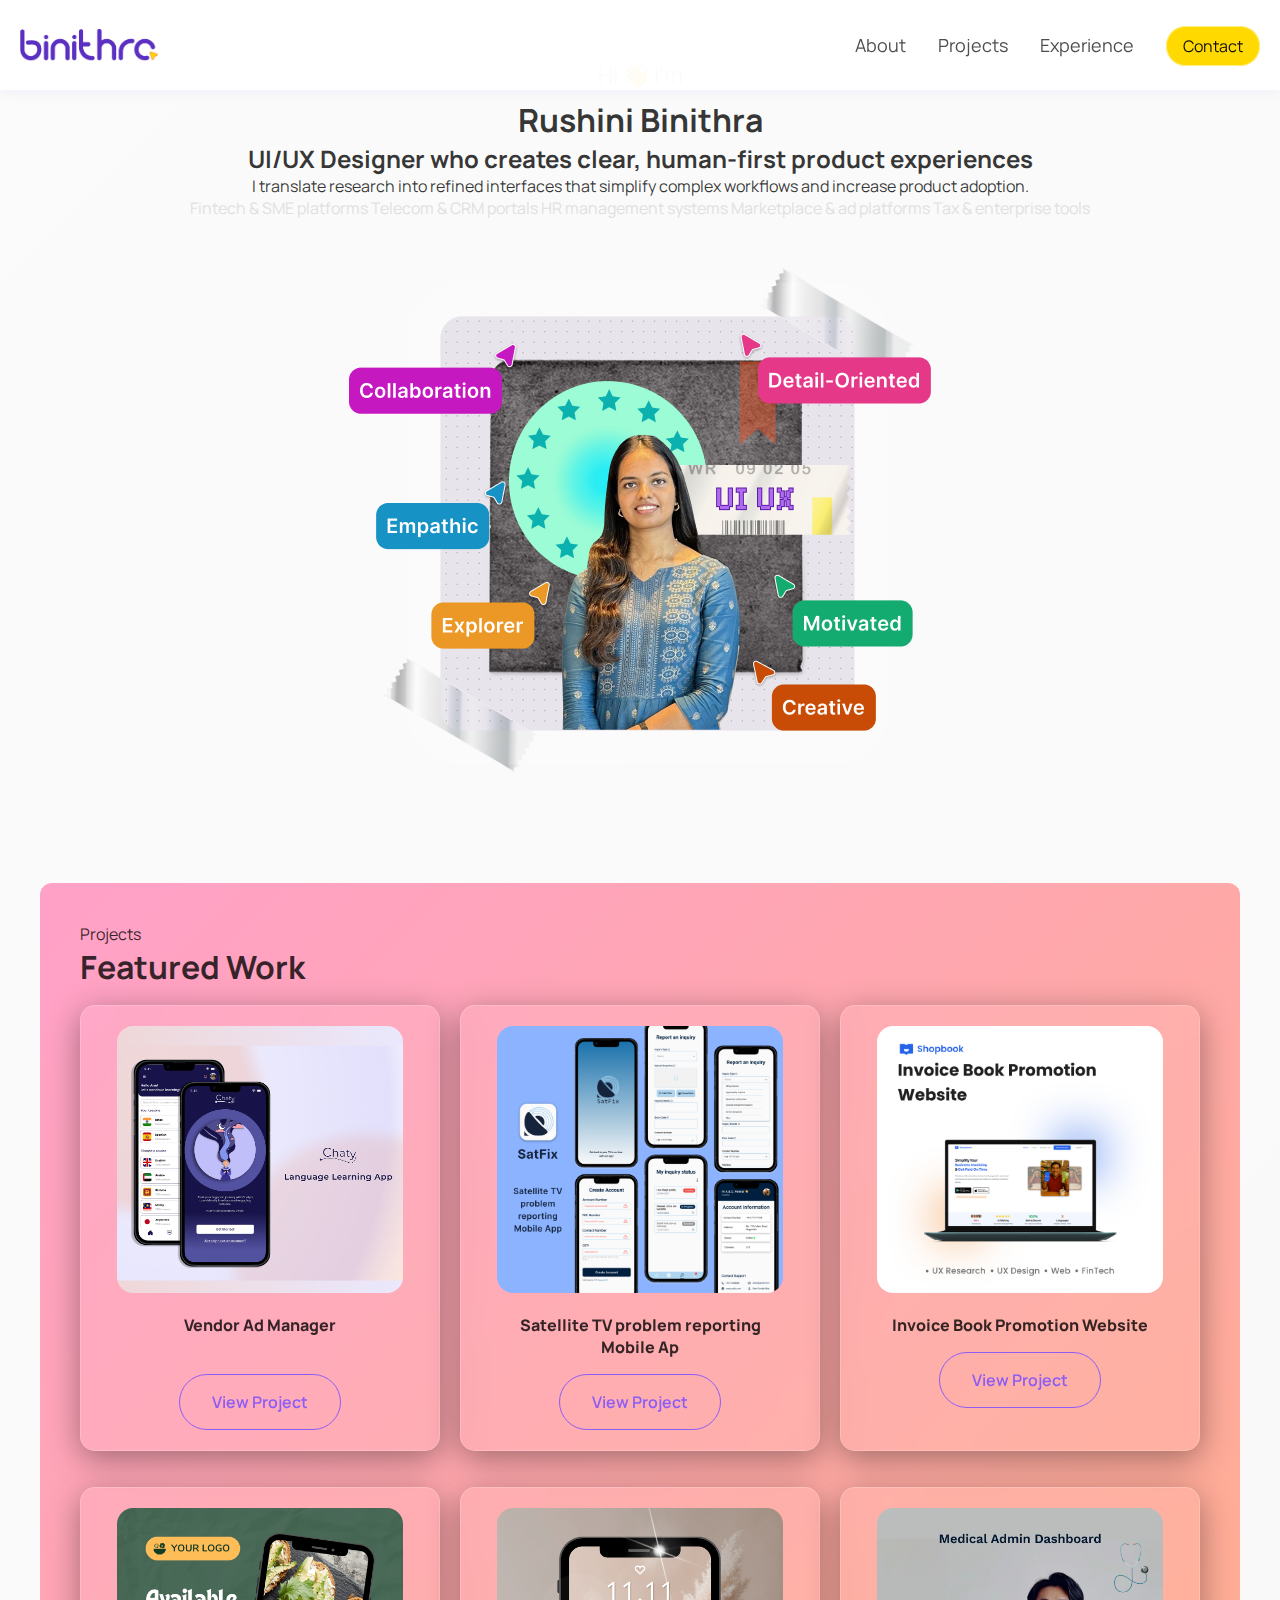
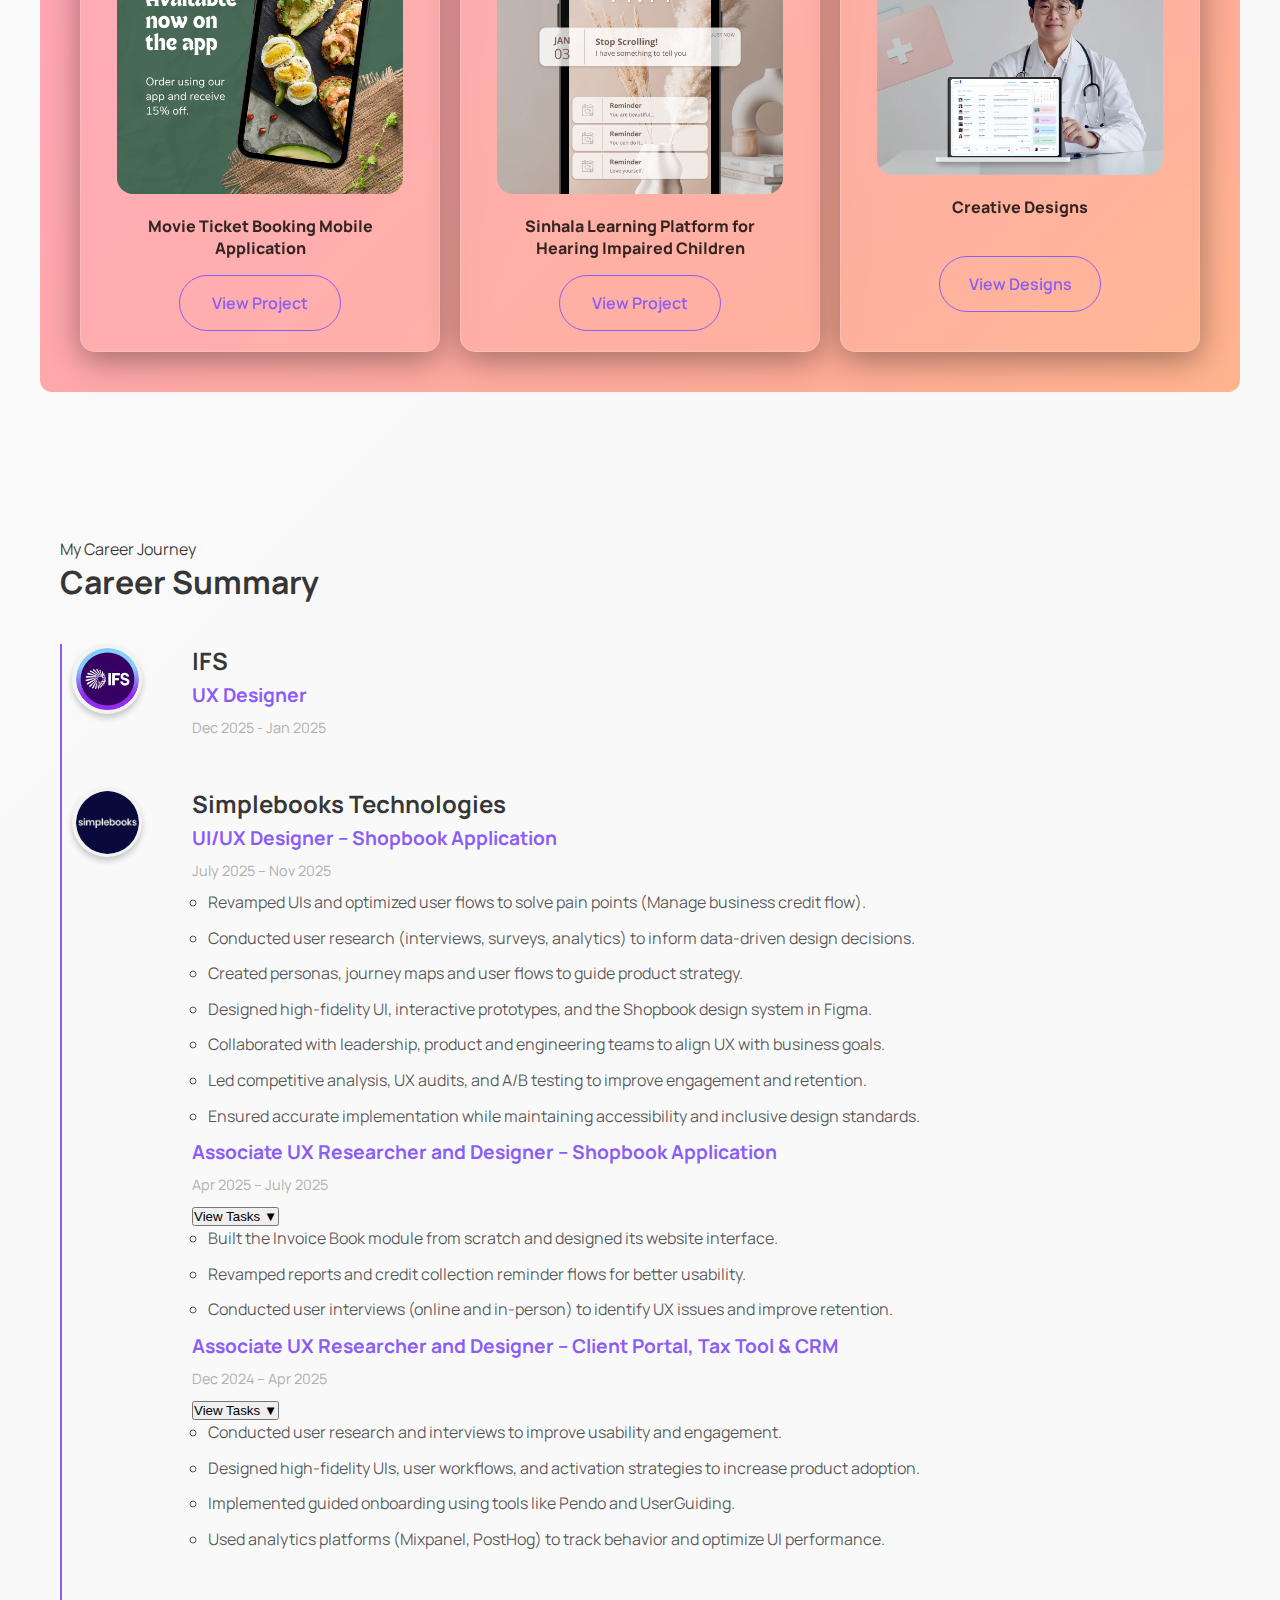
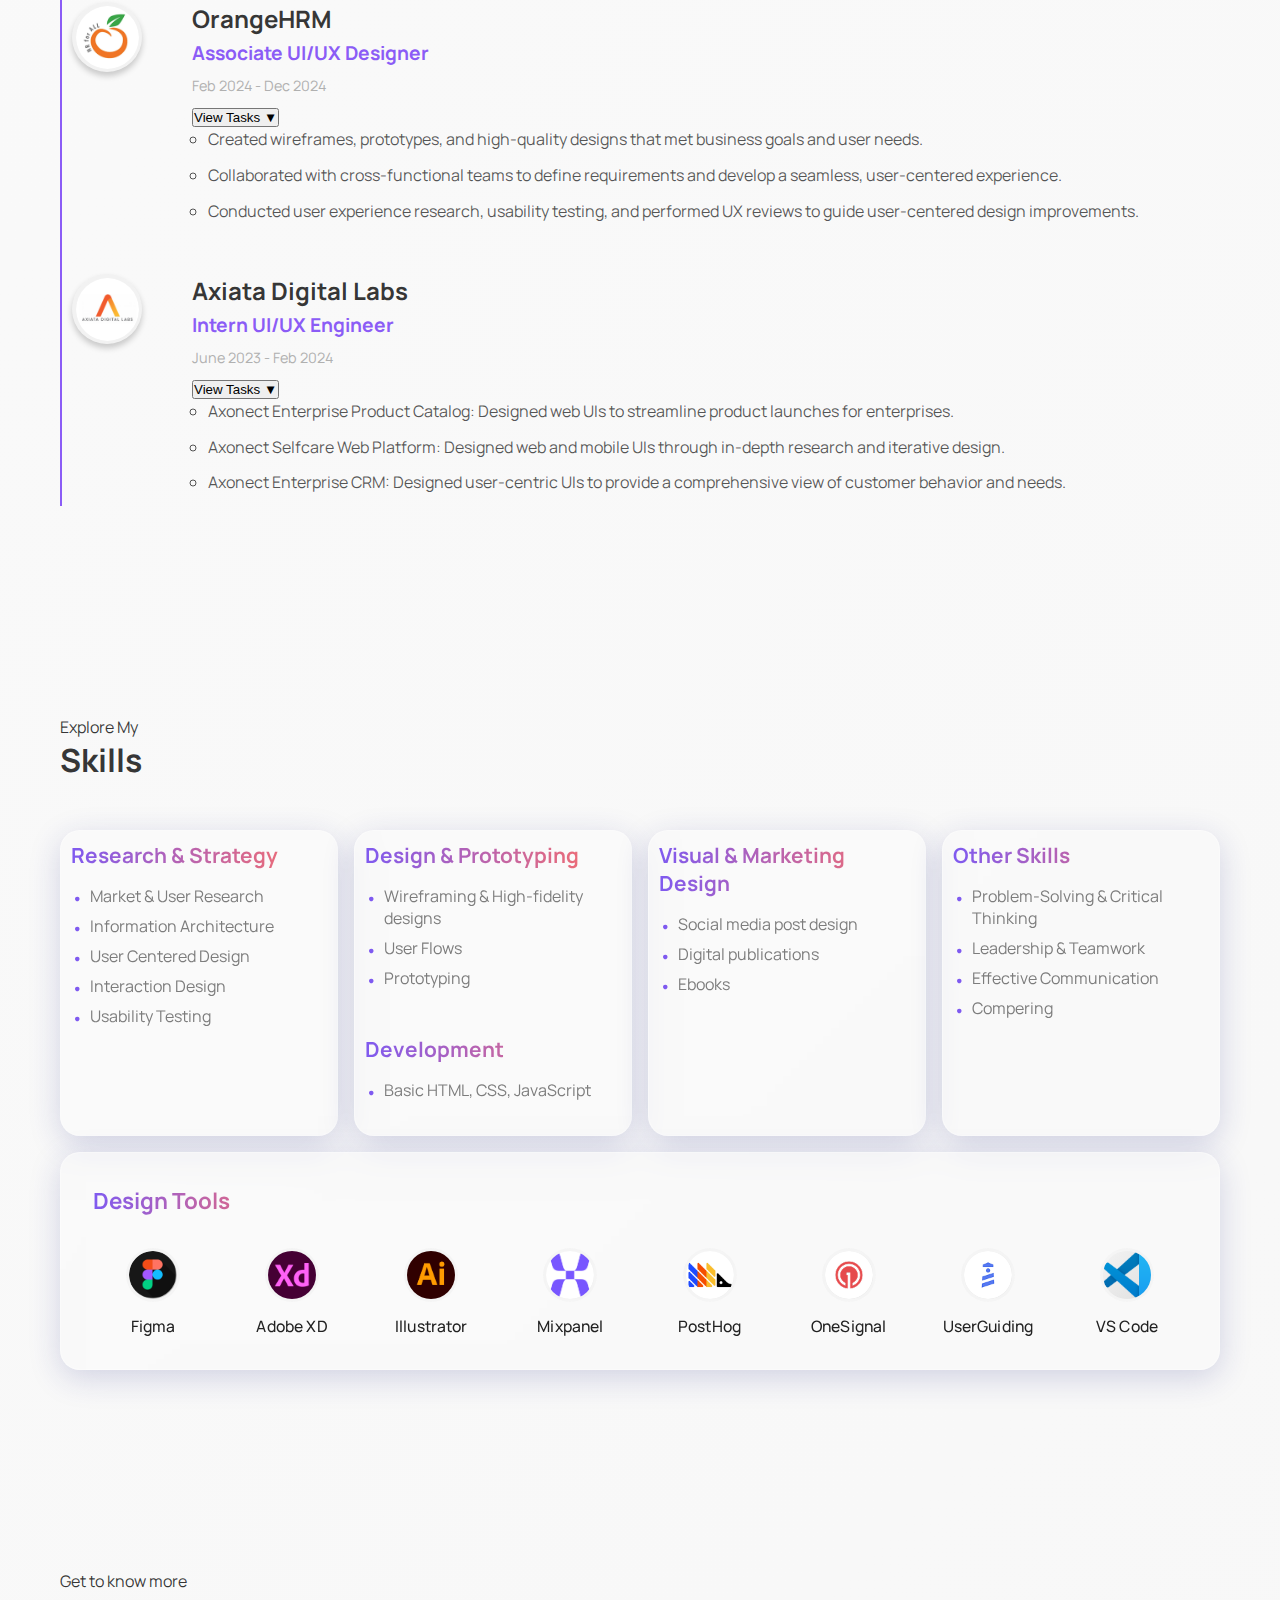
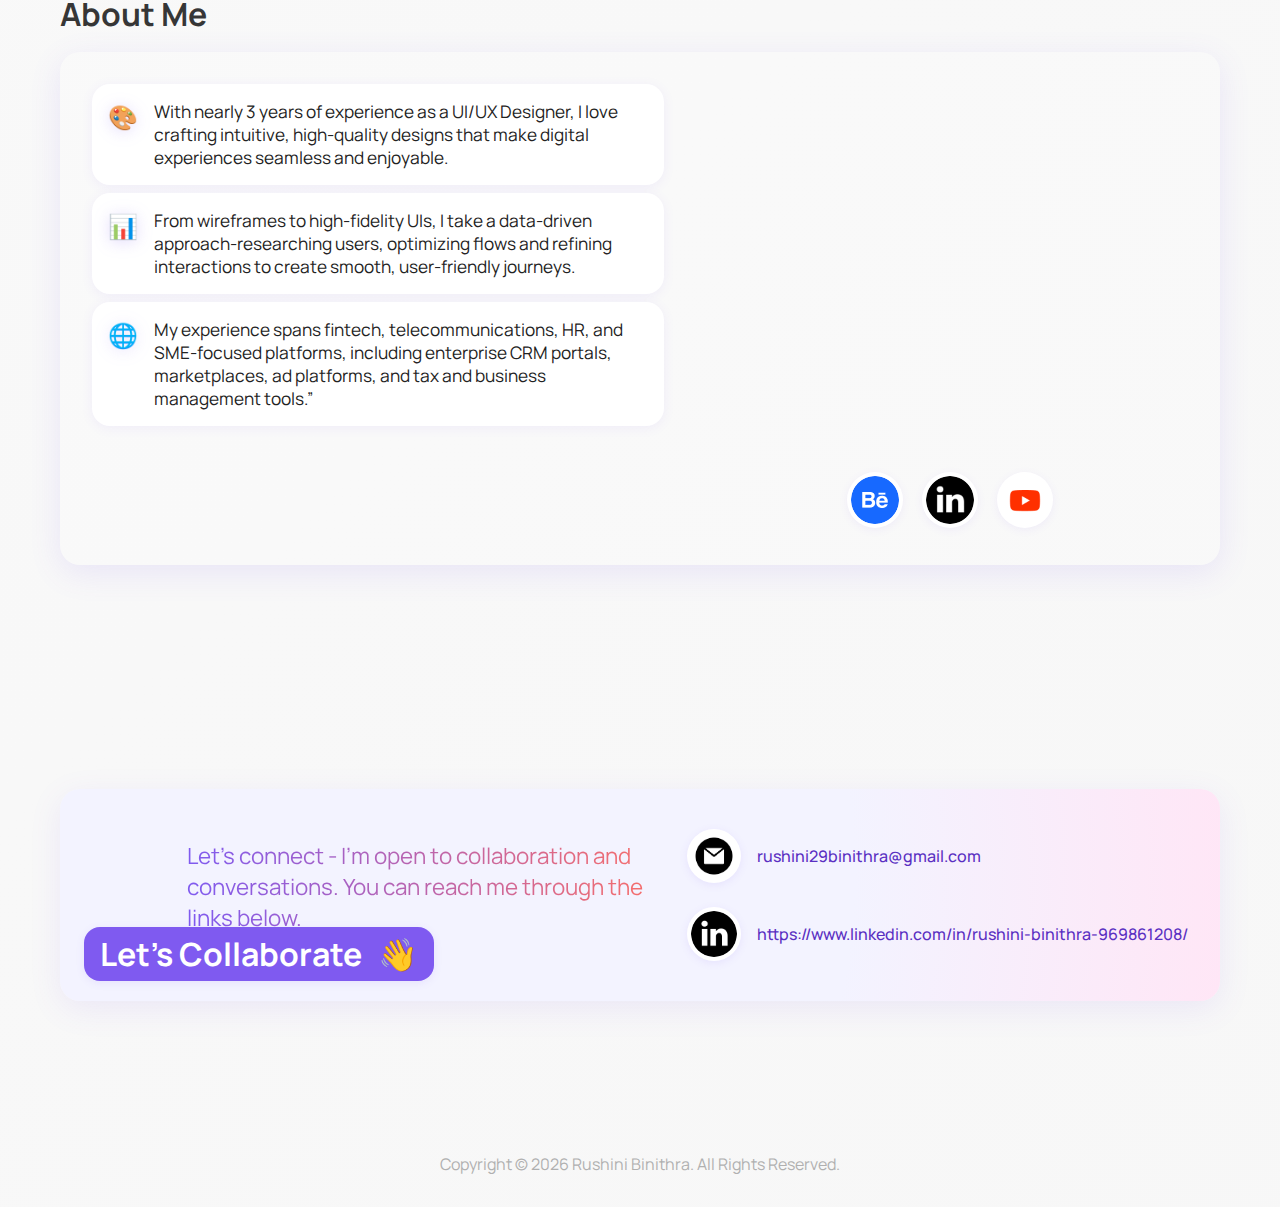
<file: index.html>
<!DOCTYPE html>
<html lang="en">
<head>
    <meta charset="UTF-8">
    <meta name="viewport" content="width=device-width, initial-scale=1.0">
    <title>binithra</title>
    <link rel="stylesheet" href="style.css"> 
    <link rel="stylesheet" href="mediaqueries.css"> 

    <link rel="icon" href="./assets/short logo.png" type="image/png">
    <link rel="apple-touch-icon" href="./assets/short logo.png">
    <meta name="theme-color" content="#ffffff">

  </head>
<body>

    <nav id="desktop-nav">
        <a href="#top" class="logo">
  <img src="./assets/long logo 1.png" alt="Logo" />
</a>
        <div>
            <ul class="nav-links">
                <li><a href="#about">About</a></li>
                <li><a href="#projects">Projects</a></li>
                <li><a href="#career-summary">Experience</a></li>
                <li><a href="#contact">Contact</a></li>
            </ul>
        </div>
    </nav>

    <nav id="hamburger-nav">
        <a href="#top" class="logo">
            <img src="./assets/long logo 1.png" alt="Logo" />
        </a>
        <div class="hamburger-menu">
            <div class="hamburger-icon" onclick="toggleMenu()">
                <span></span>
                <span></span>
                <span></span>
            </div>  
            <div class="menu-links">
                <li><a href="#about" onclick="toggleMenu()">About</a></li>
                <li><a href="#projects" onclick="toggleMenu()">Projects</a></li>
                <li><a href="#career-summary" onclick="toggleMenu()">Experience</a></li>
                <li><a href="#contact" onclick="toggleMenu()">Contact</a></li>
            </div>
            <div class="line"></div>
        </div>
    </nav>

    <section id="profile" aria-label="Hero">
      <div class="profile-container hero-grid">
        <div class="hero-content profile-text">
          <p class="greeting">Hi <span class="wave-emoji">👋</span> I'm</p>
          <h1 class="name-hero">Rushini Binithra</h1>
          <h2 class="hero-headline">UI/UX Designer who creates clear, human-first product experiences</h2>
          <p class="hero-sub">I translate research into refined interfaces that simplify complex workflows and increase product adoption.</p>

          <div class="experience-pills" aria-hidden="false">
            <span class="pill">Fintech & SME platforms</span>
            <span class="pill">Telecom & CRM portals</span>
            <span class="pill">HR management systems</span>
            <span class="pill">Marketplace & ad platforms</span>
            <span class="pill">Tax & enterprise tools</span>
          </div>
        </div>

        <div class="hero-visual" aria-hidden="true">
          <div class="card-visual">
            <div class="card-content">
              <img src="./assets/profile.png" alt="project thumbnail"/>
            </div>
          </div>
        </div>
      </div>
    </section>

      <section id="projects">
        <p class="section__text__p1">Projects</p>
      <h1 class="title">Featured Work</h1>
      <div class="projects-grid">
      <div class="details-container color-container">
          <div class="article-container">
              <img src="./assets/project-6.png" alt="Vendor Ad Manager" class="project-img" />
          </div>
          <h2 class="experience-sub-title project-title">Vendor Ad Manager</h2><br>
            <div class="btn-container">
              <a class="btn btn-color-2 project-btn" href="vendor-ad-manager.html" target="_blank" rel="noopener noreferrer">View Project</a>
            </div>
      </div>

      <div class="details-container color-container">
          <div class="article-container">
              <img src="./assets/project-4.png" alt="Satellite" class="project-img" />
          </div>
          <h2 class="experience-sub-title project-title">Satellite TV problem reporting Mobile Ap</h2>
            <div class="btn-container">
              <a class="btn btn-color-2 project-btn" href="satellite-case-study.html" target="_blank" rel="noopener noreferrer">View Project</a>
            </div>
      </div>

       <div class="details-container color-container">
          <div class="article-container">
              <img src="./assets/project-7.png" alt="Project 3" class="project-img" />
          </div>
          <h2 class="experience-sub-title project-title">Invoice Book Promotion Website</h2>
            <div class="btn-container">
              <a class="btn btn-color-2 project-btn" href="https://shopbook-website.vercel.app/" target="_blank" rel="noopener noreferrer">View Project</a>
            </div>
      </div>

       <div class="details-container color-container">
          <div class="article-container">
              <img src="./assets/project-3.png" alt="Project 3" class="project-img" />
          </div>
          <h2 class="experience-sub-title project-title">Movie Ticket Booking Mobile Application</h2>
            <div class="btn-container">
              <a class="btn btn-color-2 project-btn" href="https://www.behance.net/gallery/188387341/Movie-Ticket-Booking-Application0." target="_blank" rel="noopener noreferrer">View Project</a>
            </div>
      </div>

      <div class="details-container color-container">
          <div class="article-container">
              <img src="./assets/project-2.png" alt="Project 2" class="project-img" />
          </div>
          <h2 class="experience-sub-title project-title">Sinhala Learning Platform for Hearing Impaired Children</h2>
            <div class="btn-container">
              <a class="btn btn-color-2 project-btn" href="https://www.behance.net/gallery/187607253/Sinhala-Learning-Platform-for-Hearing-Impaired-Children" target="_blank" rel="noopener noreferrer">View Project</a>
            </div>
      </div>

      <!-- <div class="details-container color-container">
          <div class="article-container">
              <img src="./assets/project-1.png" alt="Project 1" class="project-img" />
          </div>
          <h2 class="experience-sub-title project-title">Website Design for a Video Conferencing App</h2>
            <div class="btn-container">
              <a class="btn btn-color-2 project-btn" href="https://www.behance.net/gallery/213206473/BeamMeet-Video-Conferencing-App-Landing-Page-Design" target="_blank" rel="noopener noreferrer">View Project</a>
            </div>
      </div> -->

  <div class="details-container color-container">
          <div class="article-container">
              <img src="./assets/project-5.png" alt="Project 5" class="project-img" />
          </div>
          <h2 class="experience-sub-title project-title">Creative Designs</h2><br>
            <div class="btn-container">
              <a class="btn btn-color-2 project-btn" href="https://docs.google.com/presentation/d/1k6jg5sZ2eXGpUvLWlAKVqIQOq6g1x_WvUpYnE_sa_hw/edit?usp=sharing" target="_blank" rel="noopener noreferrer">View Designs</a>
            </div>
      </div>
      </div>
  </section>
  <!-- <div class="arrow"onclick="location.href='./#career-summary'"></div> -->


    <section id="career-summary">
      <p class="section__text__p1">My Career Journey</p>
      <h1 class="title">Career Summary</h1>
      <div class="timeline">

        <!-- IFS -->
<div class="timeline-item">
          <div class="timeline-logo">
            <img src="./assets/ifs.jpg" alt="IFS Logo" />
          </div>
          <div class="timeline-content">
            <h2>IFS</h2>
            <h3>UX Designer</h3>
            <p class="timeline-date">Dec 2025 - Jan 2025</p>
          </div>
        </div>

       <!-- Simplebooks -->
<div class="timeline-item">
  <div class="timeline-logo">
    <img src="./assets/simplebooks.png" alt="Simplebooks Logo" />
  </div>
  <div class="timeline-content">
    <h2>Simplebooks Technologies</h2>
    <h3>UI/UX Designer – Shopbook Application</h3>
    <p class="timeline-date">July 2025 – Nov 2025</p>
    <div class="details-list">
      <ul>
        <li>Revamped UIs and optimized user flows to solve pain points (Manage business credit flow).</li>
        <li>Conducted user research (interviews, surveys, analytics) to inform data-driven design decisions.</li>
        <li>Created personas, journey maps and user flows to guide product strategy.</li>
        <li>Designed high-fidelity UI, interactive prototypes, and the Shopbook design system in Figma.</li>
        <li>Collaborated with leadership, product and engineering teams to align UX with business goals.</li>
        <li>Led competitive analysis, UX audits, and A/B testing to improve engagement and retention.</li>
        <li>Ensured accurate implementation while maintaining accessibility and inclusive design standards.</li>
      </ul>
    </div>

    <h3>Associate UX Researcher and Designer – Shopbook Application</h3>
    <p class="timeline-date">Apr 2025 – July 2025</p>
    <button class="job-toggle-btn" onclick="toggleJobDetails(this)"><span class="toggle-text">View Tasks</span> <span class="toggle-icon">▼</span></button>
    <div class="details-list collapsed">
      <ul>
      <li>Built the Invoice Book module from scratch and designed its website interface.</li>
      <li>Revamped reports and credit collection reminder flows for better usability.</li>
      <li>Conducted user interviews (online and in-person) to identify UX issues and improve retention.</li>
    </ul>
    </div>

    <h3>Associate UX Researcher and Designer – Client Portal, Tax Tool & CRM</h3>
        <p class="timeline-date">Dec 2024 – Apr 2025</p>
    <button class="job-toggle-btn" onclick="toggleJobDetails(this)"><span class="toggle-text">View Tasks</span> <span class="toggle-icon">▼</span></button>
    <div class="details-list collapsed">
      <ul>
        <li>Conducted user research and interviews to improve usability and engagement.</li>
        <li>Designed high-fidelity UIs, user workflows, and activation strategies to increase product adoption.</li>
        <li>Implemented guided onboarding using tools like Pendo and UserGuiding.</li>
        <li>Used analytics platforms (Mixpanel, PostHog) to track behavior and optimize UI performance.</li>
      </ul>
    </div>
  </div>
</div>



        <!-- OrangeHRM -->
        <div class="timeline-item">
          <div class="timeline-logo">
            <img src="./assets/hrm.png" alt="OrangeHRM Logo" />
          </div>
          <div class="timeline-content">
            <h2>OrangeHRM</h2>
            <h3>Associate UI/UX Designer</h3>
            <p class="timeline-date">Feb 2024 - Dec 2024</p>
            <button class="job-toggle-btn" onclick="toggleJobDetails(this)"><span class="toggle-text">View Tasks</span> <span class="toggle-icon">▼</span></button>
            <div class="details-list collapsed">
              <ul>
                <li>Created wireframes, prototypes, and high-quality designs that met business goals and user needs.</li>
                <li>Collaborated with cross-functional teams to define requirements and develop a seamless, user-centered experience.</li>
                <li>Conducted user experience research, usability testing, and performed UX reviews to guide user-centered design improvements.</li>
              </ul>
            </div>
          </div>
        </div>
        <!-- Axiata Digital Labs -->
        <div class="timeline-item">
          <div class="timeline-logo">
            <img src="./assets/adl.png" alt="Axiata Digital Labs Logo" />
          </div>
          <div class="timeline-content">
            <h2>Axiata Digital Labs</h2>
            <h3>Intern UI/UX Engineer</h3>
            <p class="timeline-date">June 2023 - Feb 2024</p>
            <button class="job-toggle-btn" onclick="toggleJobDetails(this)"><span class="toggle-text">View Tasks</span> <span class="toggle-icon">▼</span></button>
            <div class="details-list collapsed">
              <ul>
                <li>Axonect Enterprise Product Catalog: Designed web UIs to streamline product launches for enterprises.</li>
                <li>Axonect Selfcare Web Platform: Designed web and mobile UIs through in-depth research and iterative design.</li>
                <li>Axonect Enterprise CRM: Designed user-centric UIs to provide a comprehensive view of customer behavior and needs.</li>
              </ul>
            </div>
          </div>
        </div>
      </div>
    </section>

   <section id="skills">
  <div class="skills-header">
    <p class="section__text__p1">Explore My</p>
    <h1 class="title">Skills</h1>
  </div>
  <div class="skills-modern-grid">
    <div class="skill-card">
      <h3>Research & Strategy</h3>
      <ul>
        <li>Market &amp; User Research</li>
        <li>Information Architecture</li>
        <li>User Centered Design</li>
        <li>Interaction Design</li>
        <li>Usability Testing</li>
      </ul>
    </div>
    <div class="skill-card">
      <h3>Design & Prototyping</h3>
      <ul>
        <li>Wireframing &amp; High-fidelity designs</li>
        <li>User Flows</li>
        <li>Prototyping</li>
        <br>
      </ul>
       <h3>Development</h3>
      <ul>
        <li>Basic HTML, CSS, JavaScript</li>
      </ul>
    </div>
    <div class="skill-card">
      <h3>Visual &amp; Marketing Design</h3>
      <ul>
        <li>Social media post design</li>
        <li>Digital publications</li>
        <li>Ebooks</li>
      </ul>
    </div>
    <div class="skill-card">
      <h3>Other Skills</h3>
      <ul>
        <li>Problem-Solving &amp; Critical Thinking</li>
        <li>Leadership & Teamwork</li>
        <li>Effective Communication</li>
        <li>Compering</li>
      </ul>
    </div>
  </div>
  <div class="design-tools-card">
    <h3>Design Tools</h3>
    <div class="tools-list">
      <div class="tool-item">
        <img src="./assets/figma.png" alt="Figma" class="tool-circle" />
        <span>Figma</span>
      </div>
      <div class="tool-item">
        <img src="./assets/adobe-xd.png" alt="Adobe XD" class="tool-circle" />
        <span>Adobe XD</span>
      </div>
      <div class="tool-item">
        <img src="./assets/illustrator.png" alt="Adobe Illustrator" class="tool-circle" />
        <span>Illustrator</span>
      </div>
      <div class="tool-item">
        <img src="./assets/mixpanel.png" alt="Mixpanel" class="tool-circle" />
        <span>Mixpanel</span>
      </div>
      <div class="tool-item">
        <img src="./assets/posthog.png" alt="PostHog" class="tool-circle" />
        <span>PostHog</span>
      </div>
      <div class="tool-item">
        <img src="./assets/onesignal.png" alt="OneSignal" class="tool-circle" />
        <span>OneSignal</span>
      </div>
      <div class="tool-item">
        <img src="./assets/userguiding.png" alt="UserGuiding" class="tool-circle" />
        <span>UserGuiding</span>
      </div>
      <div class="tool-item">
        <img src="./assets/vs.png" alt="VS Code" class="tool-circle" />
        <span>VS Code</span>
      </div>
    </div>
  </div>
</section>

<section id="about">
  <div class="skills-header">
    <p class="section__text__p1">Get to know more</p>
    <h1 class="title">About Me</h1>
  </div>
  <div class="about-section-container">
    <!-- Left: Info Cards/Text -->
    <div class="about-info">
      <div class="about-cards">
        <div class="about-card">
          <span class="about-icon">🎨</span>
          <span>With nearly 3 years of experience as a UI/UX Designer, I love crafting intuitive, high-quality designs that make digital experiences seamless and enjoyable.</span>
        </div>
        <div class="about-card">
          <span class="about-icon">📊</span>
          <span>From wireframes to high-fidelity UIs, I take a data-driven approach-researching users, optimizing flows and refining interactions to create smooth, user-friendly journeys.</span>
        </div>
        <!-- <div class="about-card">
          <span class="about-icon">🤝</span>
          <span>I’ve worked with cross-functional teams to design scalable, engaging experiences across enterprise CRM platforms, self-care portals, HR systems, tax management tools and SME financial tools.</span>
        </div> -->
        <div class="about-card">
          <span class="about-icon">🌐</span>
          <span>My experience spans fintech, telecommunications, HR, and SME-focused platforms, including enterprise CRM portals, marketplaces, ad platforms, and tax and business management tools.”</span>
        </div>
      </div>
    </div>
    <!-- Right: Carousel & Social Icons -->
      <div class="about-carousel-container">
  <div class="about-carousel-3d">
    <div class="carousel-3d-track">
      <img src="./assets/car1.png" alt="About Me Photo 1" class="carousel-3d-img" />
      <img src="./assets/car2.jpg" alt="About Me Photo 2" class="carousel-3d-img" />
      <img src="./assets/car3.jpg" alt="About Me Photo 3" class="carousel-3d-img" />
      <img src="./assets/car4.jpg" alt="About Me Photo 4" class="carousel-3d-img" />
      <img src="./assets/car5.jpg" alt="About Me Photo 5" class="carousel-3d-img" />
      <img src="./assets/car6.jpg" alt="About Me Photo 6" class="carousel-3d-img" />
      <img src="./assets/car7.jpg" alt="About Me Photo 7" class="carousel-3d-img" />
      <img src="./assets/car8.jpg" alt="About Me Photo 8" class="carousel-3d-img" />
      <img src="./assets/car9.JPG" alt="About Me Photo 9" class="carousel-3d-img" />
    </div>
    </div>
    <div class="about-social under-carousel">
      <a href="https://www.behance.net/rushinibinithra2" target="_blank" class="social-icon"><img src="./assets/Behance.png" alt="Behance"></a>
      <a href="https://www.linkedin.com/in/rushini-binithra-969861208/" target="_blank" class="social-icon"><img src="./assets/linkedin.png" alt="LinkedIn"></a>
      <a href="https://www.youtube.com/@CeylonAndBeyond" class="social-icon"><img src="./assets/youtube.png" alt="Email"></a>
  </div>
</div>
    </div>
    <!--  educational badge -->
<div id="education-badge" class="education-badge">
  <img src="./assets/badge.png" alt="Graduation Badge" class="badge-sticker-img" />
</div>

<!-- modal -->
<div id="education-modal" class="education-modal">
  <div class="education-modal-content">
    <span class="close-modal" id="close-education-modal">&times;</span>

    <h2>Education and Certifications</h2>
    
    <!-- Main Education Focus (KDU) -->
    <div class="main-degree-highlight">
      <h3>🎓 BSc (Hons) in Information Technology</h3>
      <p>General Sir John Kotelawala Defence University (KDU)</p>
      <p class="degree-meta">Jan 2020 – Dec 2023 | Second Upper Class (GPA 3.60)</p>
    </div>

    <div class="certificate-grid scrollable-content">
      <!-- Certificate Cards -->
      <a href="https://drive.google.com/file/d/1trTUKV1zJb3BJLRT08foTMvgtkSOuODk/view?usp=sharing" target="_blank" class="certificate-card">
        <img src="./assets/google.jpg" alt="Google" class="cert-logo" />
        <div>
          <h4>UX Design Professional Certificate</h4>
          <p>Google</p>
        </div>
      </a>
      <a href="https://drive.google.com/file/d/1hU5J8ZxgHm050k2gNcjGaBOK1wXJTUG5/view" target="_blank" class="certificate-card">
        <img src="./assets/udemy_logo.jpg" alt="Udemy" class="cert-logo" />
        <div>
          <h4>Complete Web Design: Figma, Webflow, Freelancing</h4>
          <p>Udemy</p>
        </div>
      </a>
      <a href="https://www.udemy.com/certificate/UC-568fb464-f354-466b-8141-c46b978046b5/" target="_blank" class="certificate-card">
        <img src="./assets/udemy_logo.jpg" alt="Udemy" class="cert-logo" />
        <div>
          <h4>Complete Web & Mobile Designer: UI/UX, Figma</h4>
          <p>Udemy</p>
        </div>
      </a>
      <a href="https://drive.google.com/file/d/1K4AU5yAkfbHlRDkUXNO-MwAHNV52Ows2/view?usp=sharing" target="_blank" class="certificate-card">
        <img src="./assets/greatlearning.jpg" alt="Great Learning" class="cert-logo" />
        <div>
          <h4>Introduction to Design Thinking</h4>
          <p>Great Learning</p>
        </div>
      </a>
      <a href="https://drive.google.com/file/d/1s9eco6bAtUbd670TfaeaI41IJ_Q4HMiD/view?usp=sharing" target="_blank" class="certificate-card">
        <img src="./assets/ibm.jpg" alt="IBM" class="cert-logo" />
        <div>
          <h4>Enterprise Design Thinking Practitioner</h4>
          <p>IBM</p>
        </div>
      </a>
      <a href="https://drive.google.com/file/d/1pEvd0P0EcQCrmTh8zYtoCZ1ywJwTJW89/view?usp=sharing" target="_blank" class="certificate-card">
        <img src="./assets/calarts.jpg" alt="CalArts" class="cert-logo" />
        <div>
          <h4>Visual Elements of UI Design</h4>
          <p>California Institute of the Arts</p>
        </div>
      </a>
      <a href="https://drive.google.com/file/d/1x3UH9i2Ufxh8xL-DVEdepy2vAegR_zGo/view?usp=sharing" target="_blank" class="certificate-card">
        <img src="./assets/moratuwa.jpg" alt="University of Moratuwa" class="cert-logo" />
        <div>
          <h4>Front-End Web Development</h4>
          <p>University of Moratuwa</p>
        </div>
      </a>
      <a href="https://drive.google.com/file/d/1d2ZIGwfNJCYhfPqSE3VDTD6ekKbJ4VHJ/view?usp=sharing" target="_blank" class="certificate-card">
        <img src="./assets/moratuwa.jpg" alt="University of Moratuwa" class="cert-logo" />
        <div>
          <h4>Python for Beginners</h4>
          <p>University of Moratuwa</p>
        </div>
      </a>
      <a href="https://drive.google.com/file/d/1cJQ6lis1U4vvH4VfgQ142RIUjVGzaXP6/view?usp=sharing" target="_blank" class="certificate-card">
        <img src="./assets/moratuwa.jpg" alt="University of Moratuwa" class="cert-logo" />
        <div>
          <h4>Web Design for Beginners</h4>
          <p>University of Moratuwa</p>
        </div>
      </a>
    </div>
  </div>
</div>

  </section>
    
  <section id="contact">
  <div class="contact-modern-container contact-modern-wide alt-bg" style="position:relative;">
    <div class="contact-modern-content">
      <div class="contact-animated-arrow contact-animated-arrow-left">
        <div class="arrow-hi-label">
          Let's Collaborate<span class="wave-emoji">👋</span>
        </div>
      </div>
      <p class="title">
       Let’s connect - I'm open to collaboration and conversations. You can reach me through the links below.
      </p>
    </div>
    <div class="contact-info-items contact-info-right">
      <div class="contact-info-item">
        <img src="./assets/email.png" alt="Email" class="contact-info-icon" />
        <p class="contact-info-link">rushini29binithra@gmail.com</p>
      </div>
      <div class="contact-info-item">
        <img src="./assets/linkedin.png" alt="LinkedIn" class="contact-info-icon" />
        <a href="https://www.linkedin.com/in/rushini-binithra-969861208/" target="_blank" class="contact-info-link">https://www.linkedin.com/in/rushini-binithra-969861208/</a>
      </div>
    </div>
  </div>
</section>

    <footer>
        <p>Copyright &#169; 2026 Rushini Binithra. All Rights Reserved.</p>
    </footer>
  


    <script src="script.js"></script>
</body>
</html>
</file>
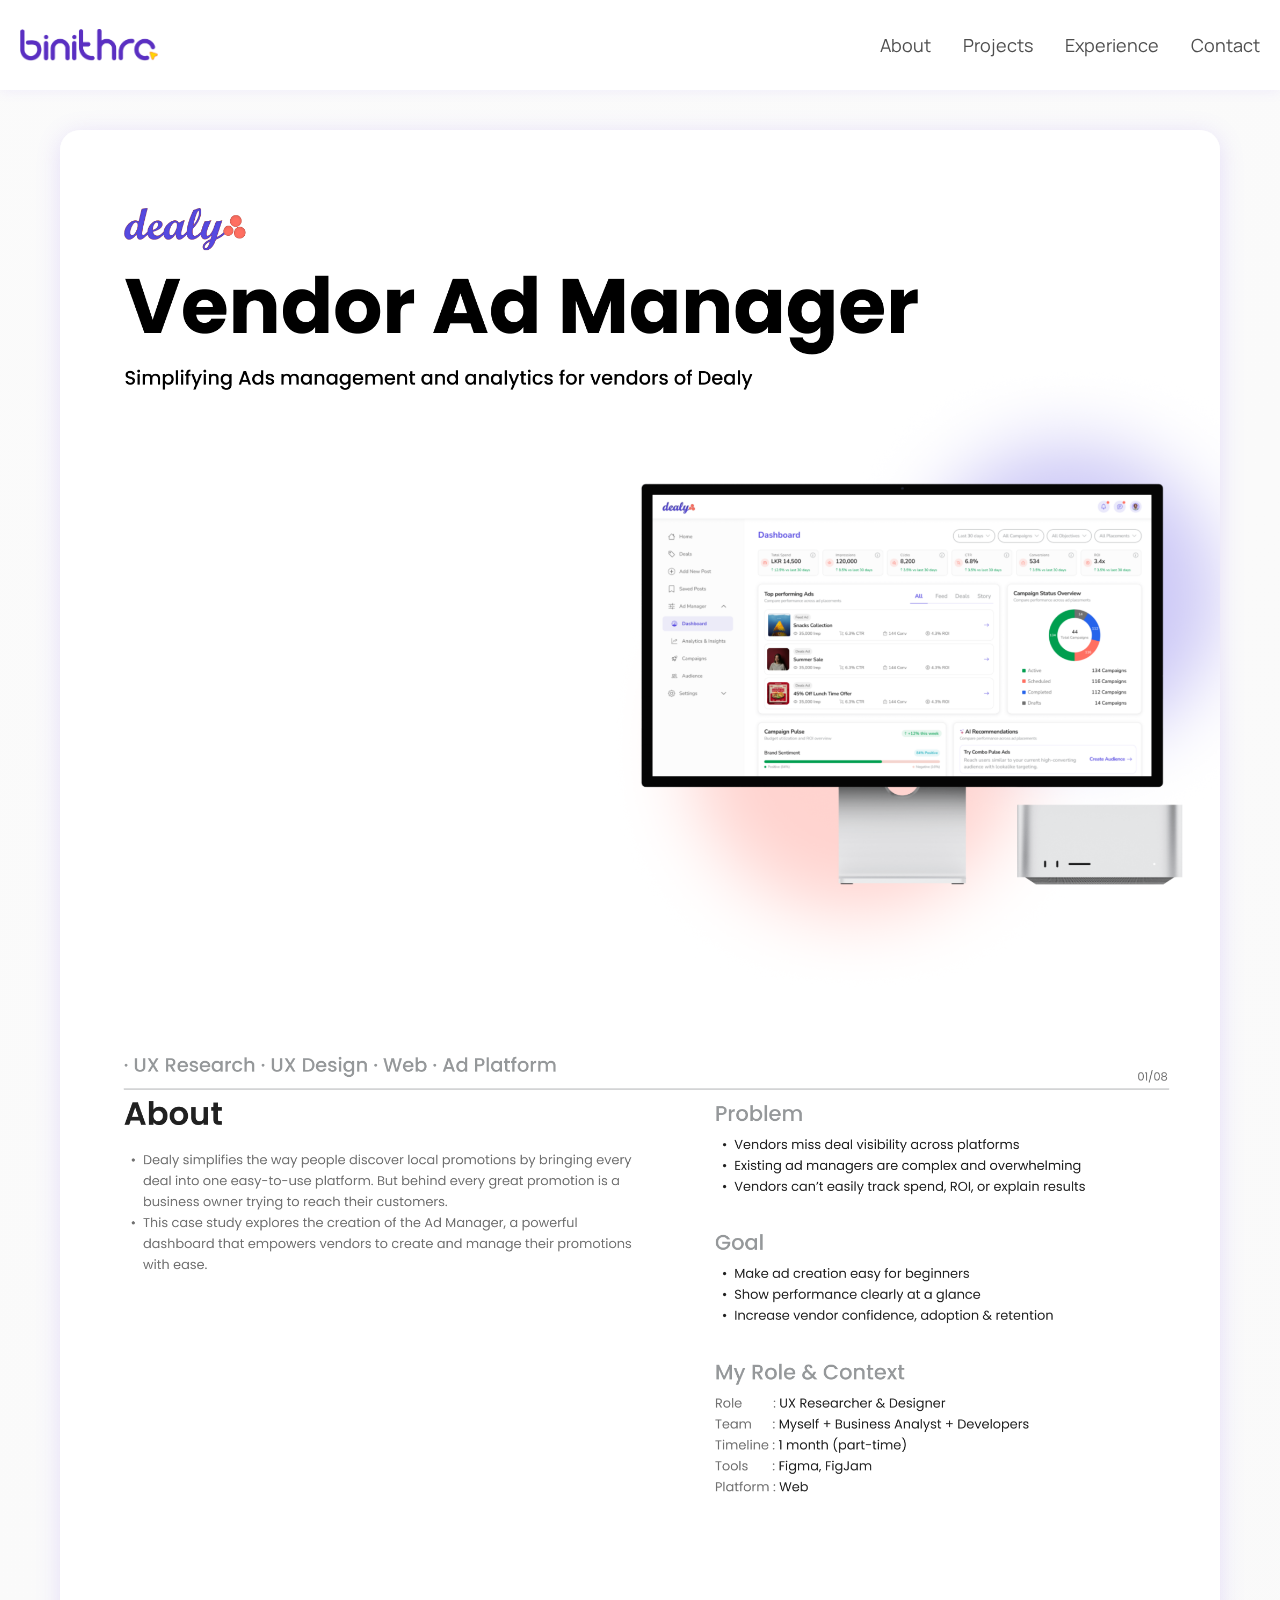
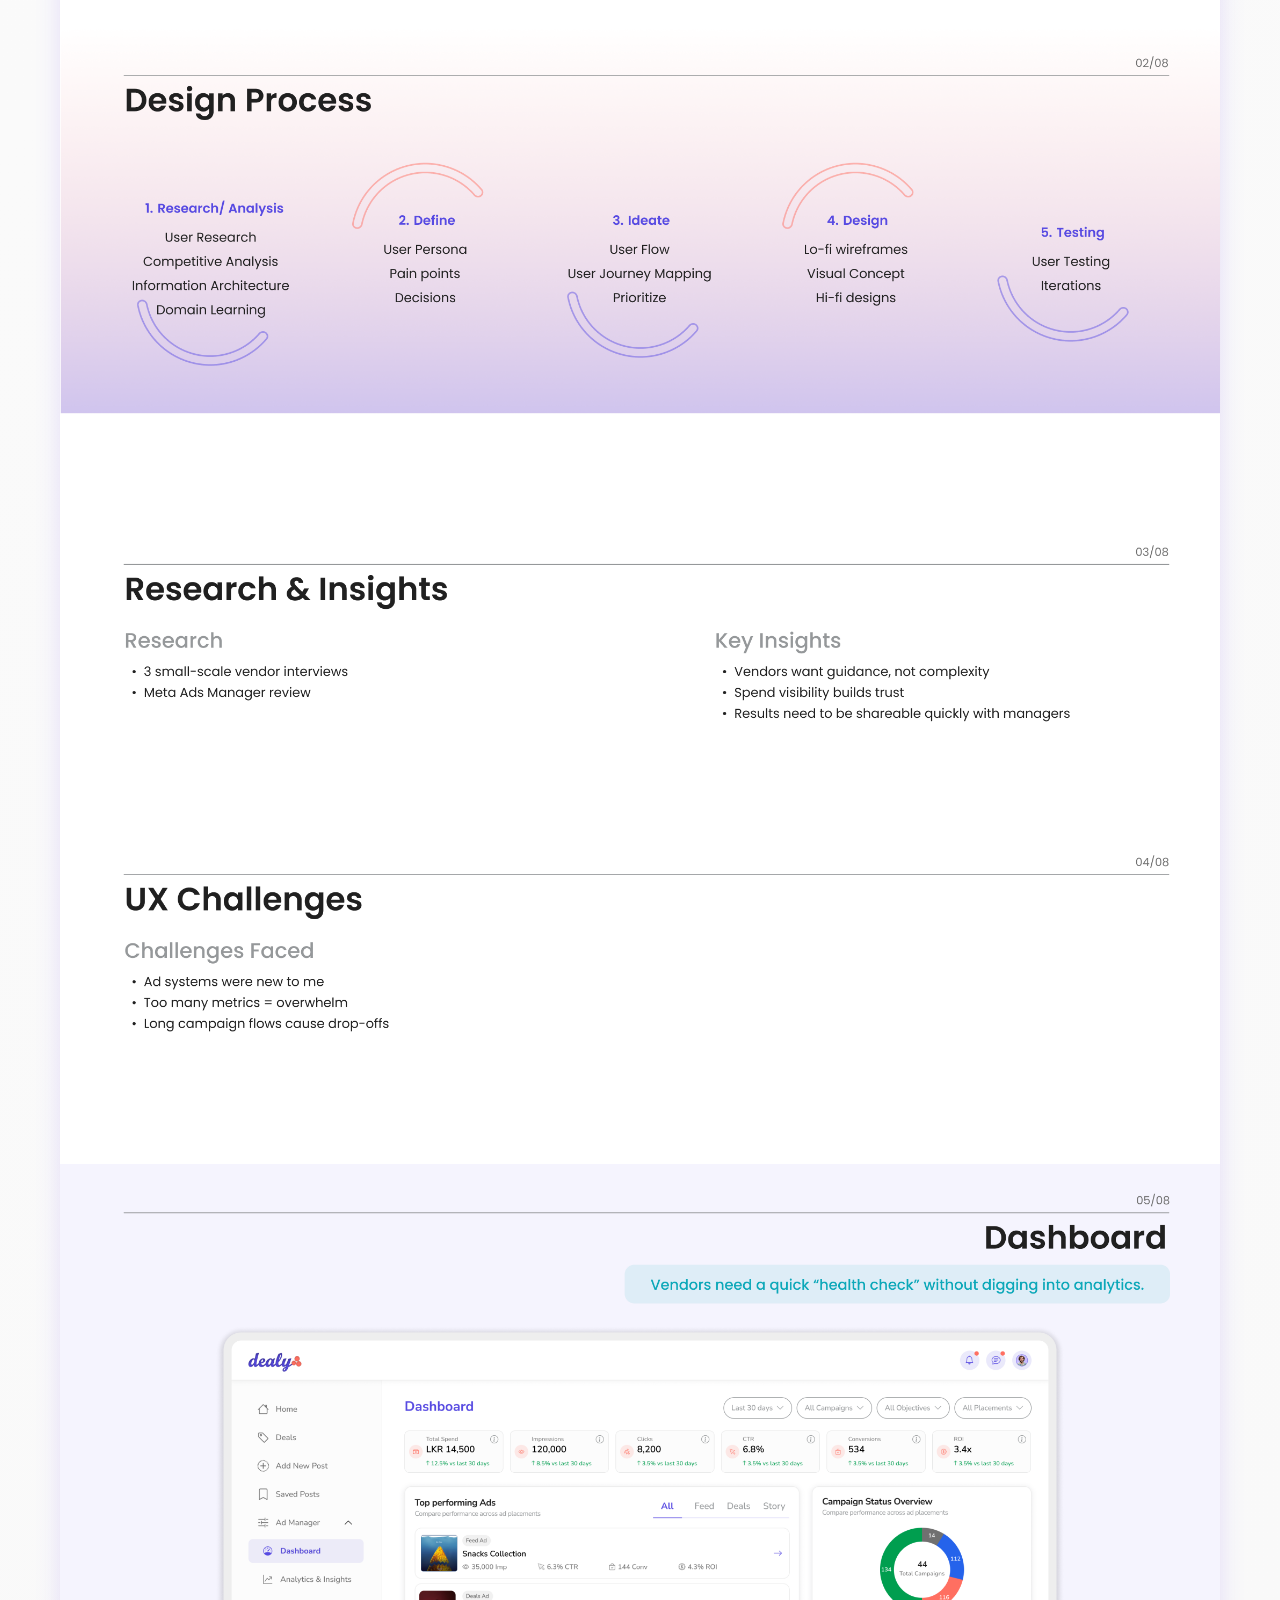
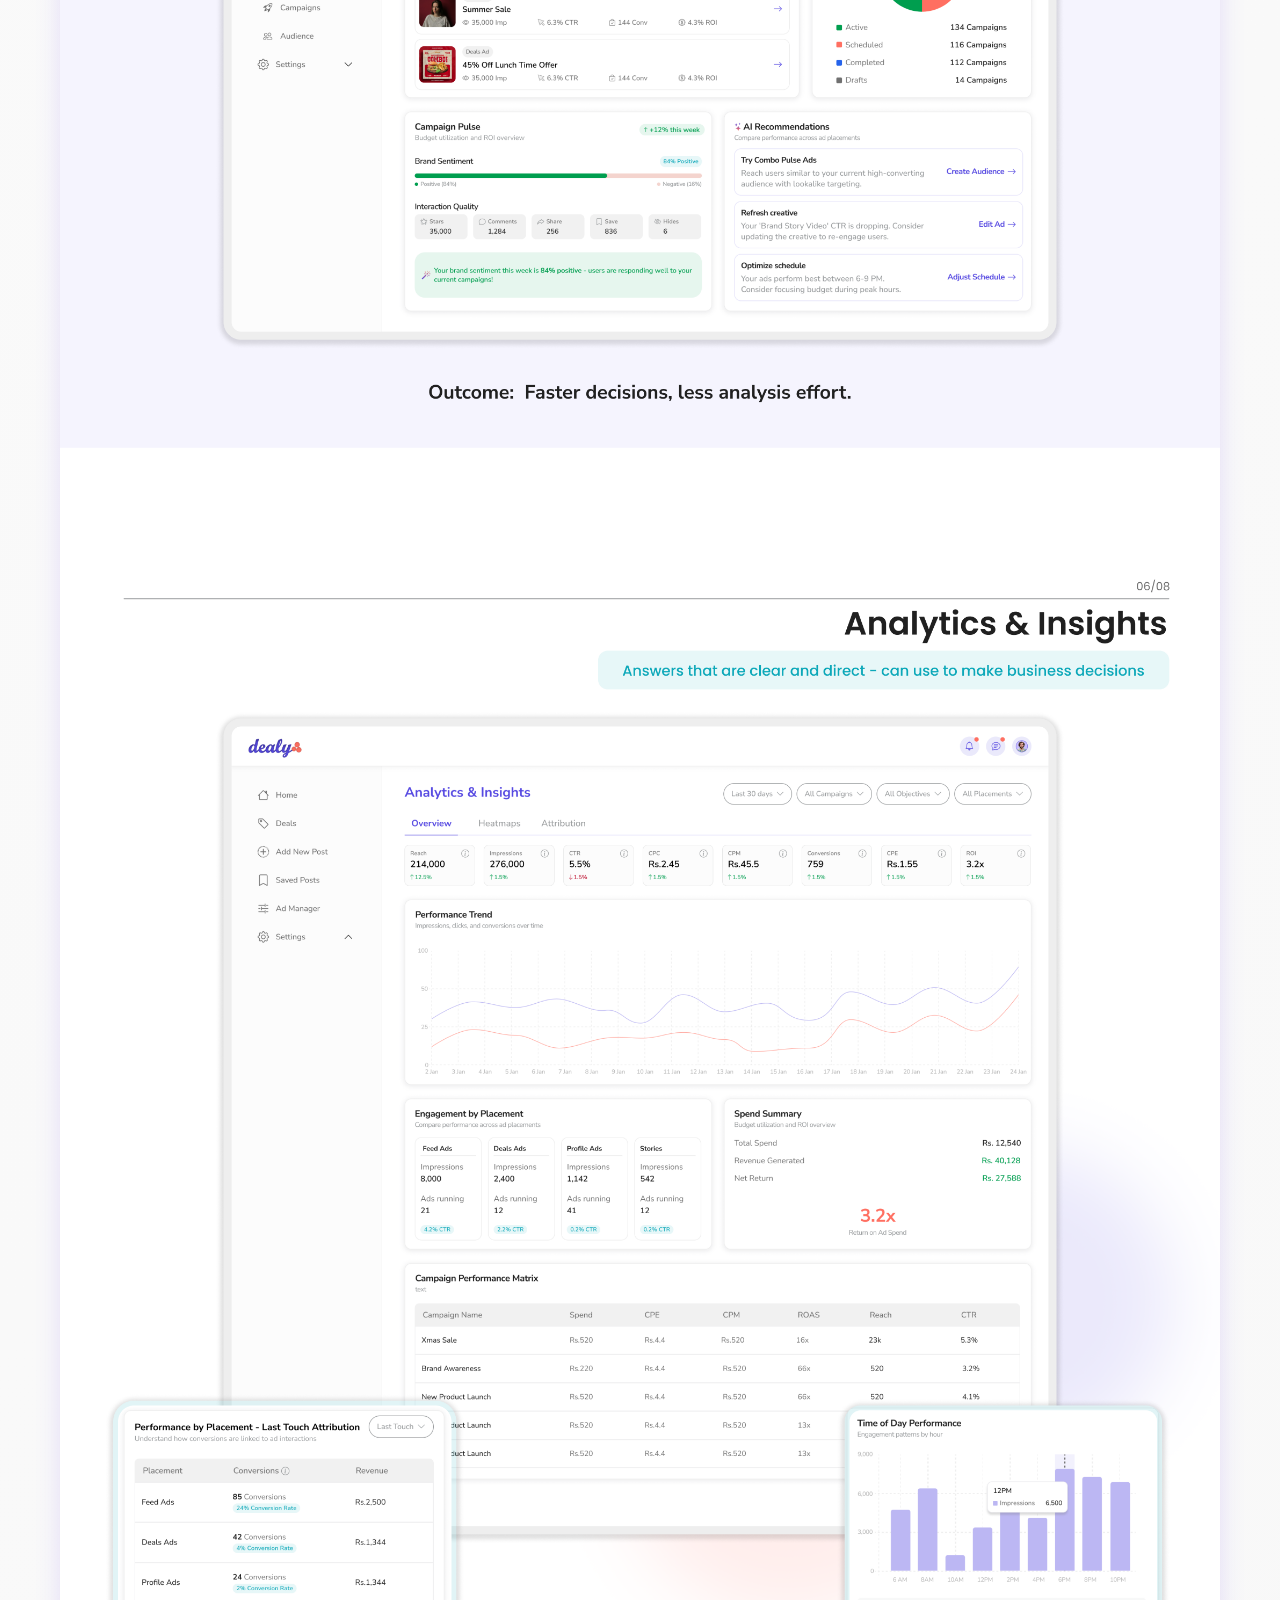
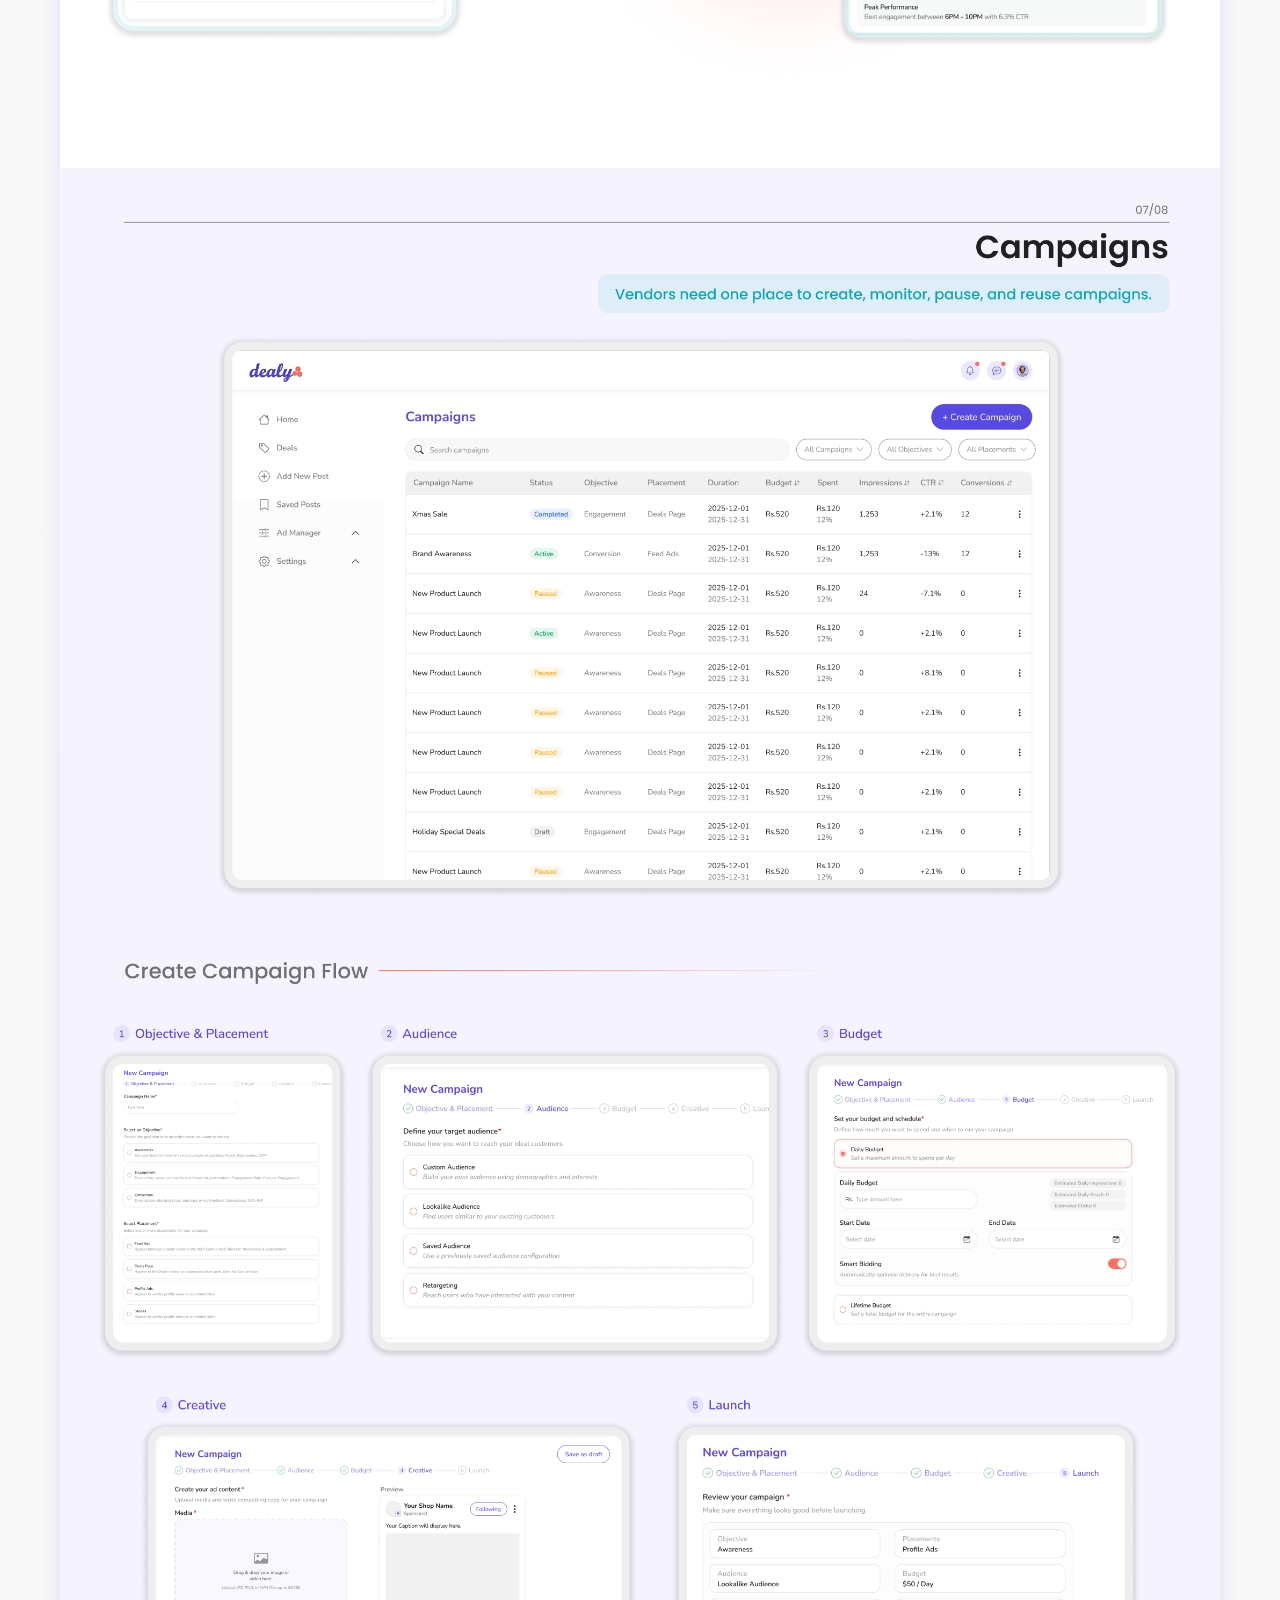
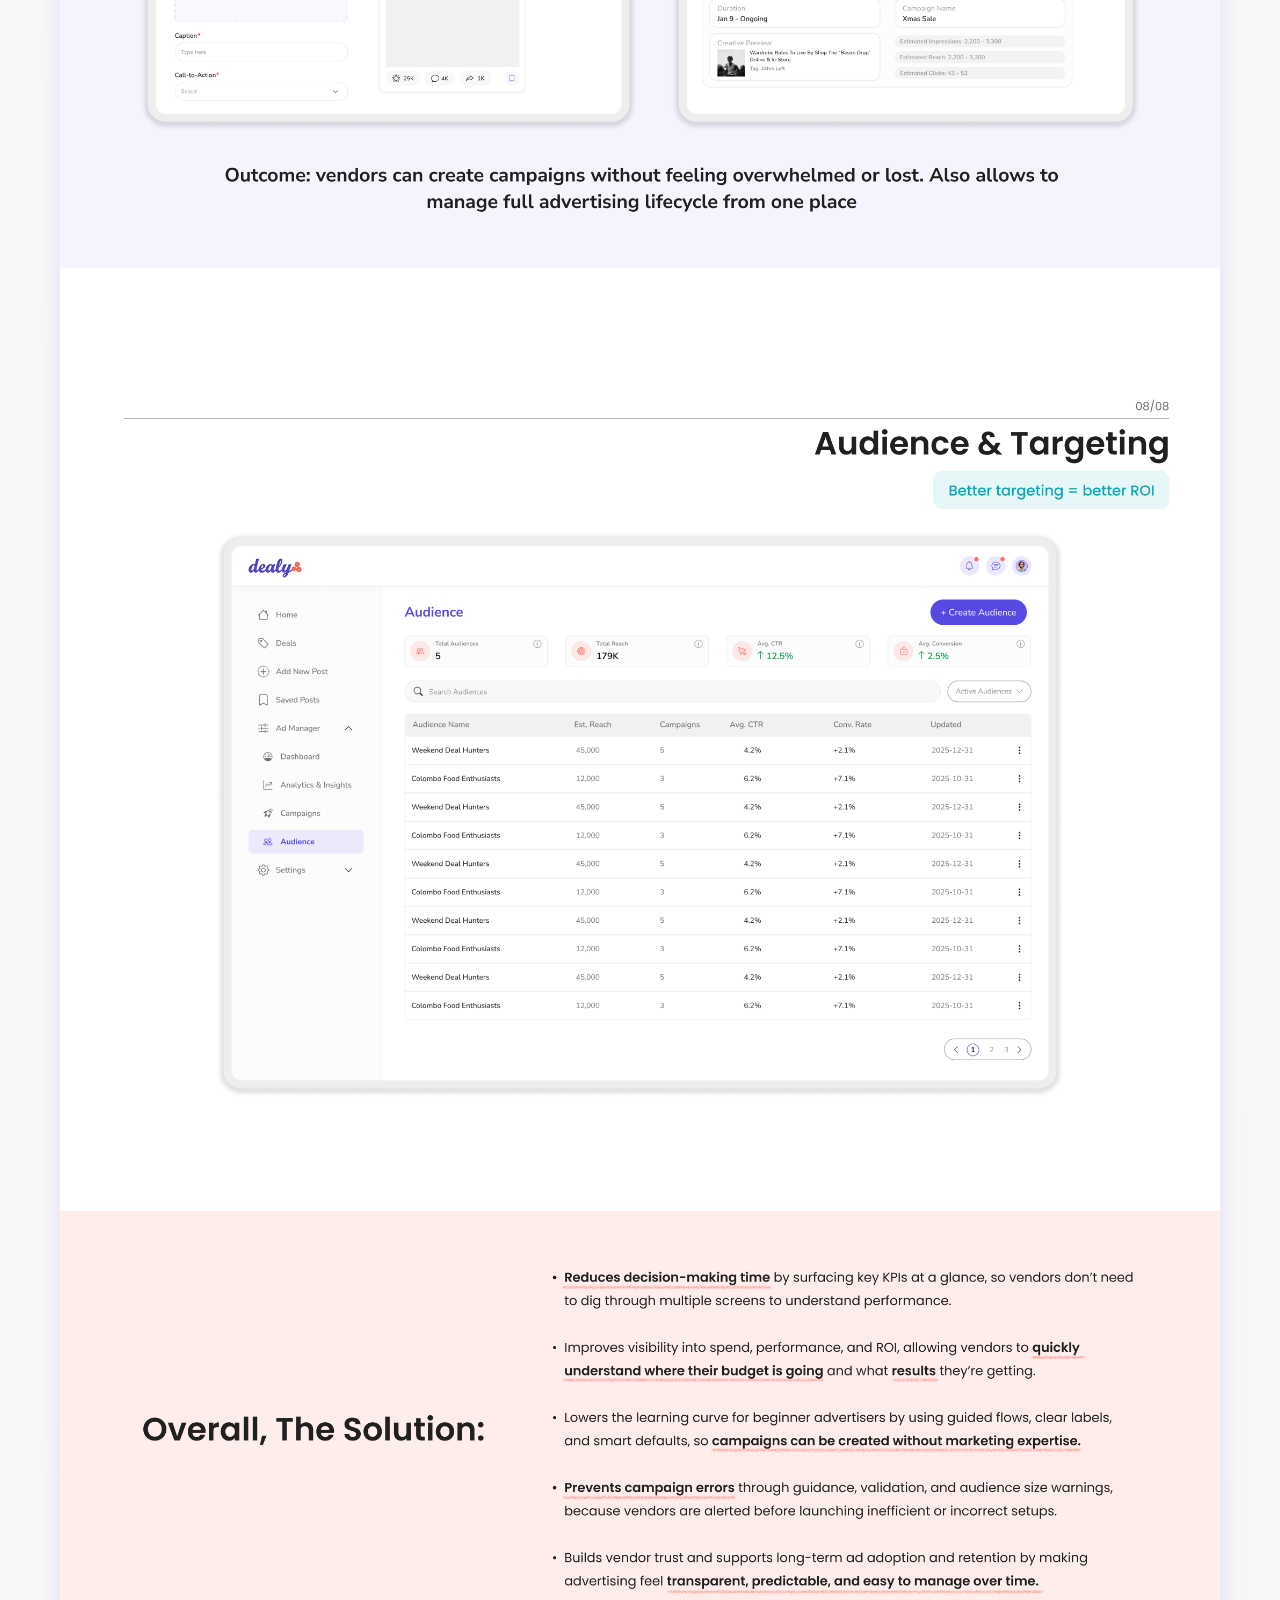
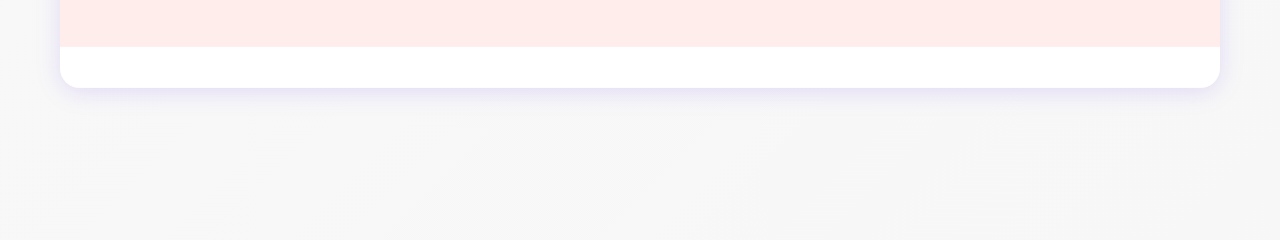
<file: vendor-ad-manager.html>
<!DOCTYPE html>
<html lang="en">
<head>
    <meta charset="UTF-8">
    <meta name="viewport" content="width=device-width, initial-scale=1.0">
    <title>binithra</title>
    <link rel="stylesheet" href="style.css"> 
    <link rel="stylesheet" href="mediaqueries.css"> 

    <link rel="icon" href="./assets/short logo.png" type="image/png">
    <link rel="apple-touch-icon" href="./assets/short logo.png">
    <meta name="theme-color" content="#ffffff">

    <style>
        #vendor-ad-nav {
            padding-top: 10vh;
            min-height: 100vh;
        }

        .vendor-ad-hero {
            padding: 4rem 20px;
            margin: 0 auto;
        }

        @media (min-width: 1240px) {
            .vendor-ad-hero {
                padding: 4rem calc((100% - 1200px) / 2);
            }
        }

        .vendor-ad-title {
            font-size: 2.5rem;
            color: #000000ca;
            margin-bottom: 2.5rem;
            text-align: center;
        }

        .vendor-ad-image-container {
            width: 100%;
            max-width: 100%;
            margin: 0 auto 2rem;
            border-radius: 20px;
            overflow: hidden;
            box-shadow: 0 4px 24px rgba(127, 90, 240, 0.18);
        }

        .vendor-ad-image-container img {
            width: 100%;
            height: auto;
            display: block;
            object-fit: cover;
        }

        @media screen and (max-width: 1200px) {
            .vendor-ad-hero {
                padding: 3rem 5%;
            }

            .vendor-ad-title {
                font-size: 2rem;
            }
        }

        @media (max-width: 768px) {
            .vendor-ad-hero {
                padding: 2rem 15px;
            }

            .vendor-ad-title {
                font-size: 1.75rem;
                margin-bottom: 2rem;
            }
        }

        @media screen and (max-width: 600px) {
            .vendor-ad-hero {
                padding: 2rem 15px;
            }

            .vendor-ad-title {
                font-size: 1.5rem;
            }
        }
    </style>
</head>
<body>

    <nav id="desktop-nav">
        <a href="index.html" class="logo">
            <img src="./assets/long logo 1.png" alt="Logo" />
        </a>
        <div>
            <ul class="nav-links">
                <li><a href="index.html#about">About</a></li>
                <li><a href="index.html#projects">Projects</a></li>
                <li><a href="index.html#career-summary">Experience</a></li>
                <li><a href="index.html#contact">Contact</a></li>
            </ul>
        </div>
    </nav>

    <nav id="hamburger-nav">
        <a href="index.html" class="logo">
            <img src="./assets/long logo 1.png" alt="Logo" />
        </a>
        <div class="hamburger-menu">
            <div class="hamburger-icon" onclick="toggleMenu()">
                <span></span>
                <span></span>
                <span></span>
            </div>  
            <div class="menu-links">
                <li><a href="index.html#about" onclick="toggleMenu()">About</a></li>
                <li><a href="index.html#projects" onclick="toggleMenu()">Projects</a></li>
                <li><a href="index.html#career-summary" onclick="toggleMenu()">Experience</a></li>
                <li><a href="index.html#contact" onclick="toggleMenu()">Contact</a></li>
            </div>
            <div class="line"></div>
        </div>
    </nav>

    <section id="vendor-ad-nav">
        <!-- <div class="vendor-ad-hero"> -->
            <!-- <h1 class="vendor-ad-title">Vendor Ad Manager (Web)</h1> -->
            <div class="vendor-ad-image-container">
                <img src="./assets/project 1.png" alt="Vendor Ad Manager (Web)" />
            </div>
        <!-- </div> -->
    </section>

    <script>
        function toggleMenu() {
            const menu = document.querySelector('.menu-links');
            const icon = document.querySelector('.hamburger-icon');
            menu.classList.toggle('open');
            icon.classList.toggle('open');
        }
    </script>
</body>
</html>
</file>
<file: style.css>
/* GENERAL */

@import url("https://fonts.googleapis.com/css2?family=Manrope:wght@200..800&display=swap");

* {
  margin: 0;
  padding: 0;
}

body {
  font-family: "Manrope", sans-serif;
  background: linear-gradient(135deg, #ededed3e, #EDEDED); /* Light gradient background */
  background-size: 400% 400%; /* Smooth gradient animation */
  animation: lightGradientAnimation 15s ease infinite; /* Animate the gradient */
  color: #7d7d7d;
  cursor: url('./assets/figma-arrow.png'), auto;
}

/* Gradient Animation */
@keyframes lightGradientAnimation {
  0% {
    background-position: 0% 50%;
  }
  50% {
    background-position: 100% 50%;
  }
  100% {
    background-position: 0% 50%;
  }
}

html {
  scroll-behavior: smooth;
}

p {
  /* color: rgb(85, 85, 85); */
  color: #000000ca;
}

h1, h2 {
  color: #000000ca; 
}


/* TRANSITION */
a,
.btn {
  transition: all 300ms ease;
  color: #5a2fc2;
}

a:hover,
.btn:hover {
  color: #8b5cf6; /* Secondary highlights color */
}

/* DESKTOP NAV */
nav,
.nav-links {
  display: flex;
}

nav {
  position: fixed;
  top: 0;
  left: 0;
  right: 0;
  width: 100%;
  z-index: 100;
  height: 10vh;
  background: rgba(255,255,255,0.95);
  box-shadow: 0 2px 12px rgba(127, 90, 240, 0.08);
  display: flex;
  justify-content: center;
  align-items: center;
  padding: 0;
  box-sizing: border-box;
}

nav > * {
  position: absolute;
}

nav > .logo {
  left: 20px;
}

nav > div:last-child {
  right: 20px;
}

@media (min-width: 1240px) {
  nav {
    padding: 0 calc((100% - 1200px) / 2);
  }
  nav > * {
    position: static;
  }
  nav {
    justify-content: space-between;
    padding: 0 20px;
  }
}

.nav-links {
  gap: 2rem;
  list-style: none;
  font-size: 18px;
}

/* Enhance the "Contact" link in the top navigation */
.nav-links a[href="#contact"] {
  position: relative;
  padding: 0.5rem 1rem;
  font-size: 16px;
  text-decoration: none;
  border-radius: 50px;
  background-color: rgb(255, 217, 0); /* Light background color */
  border: 1px solid #ffed86; /* Border color */
  transition: background-color 300ms ease, color 300ms ease;
  color: #121212;
}

.nav-links a[href="#contact"]:hover {
  background-color: #ffd90084; 
  color: #121212; 
}

a {
  color: #4e4e4e;
  text-decoration: none;
}

a:hover {
  color: #8b5cf6;
  text-decoration: underline;
  text-underline-offset: 1rem;
  text-decoration-color:#FFD700; 
}

.logo {
  display: flex;
  /* align-items: left; */
  cursor: pointer;     /* Show pointer cursor for interactivity */
}

.logo img{
  height: 2rem;
  width: auto;
}

/* HAMBURGER MENU */

#hamburger-nav {
  display: none;
}

.hamburger-menu {
  position: relative;
  display: inline-block;
  margin: 2px;
  z-index: 1000; /* Ensure the hamburger menu is above other elements */
}

.hamburger-icon {
    display: flex;
    flex-direction: column;
    justify-content: space-between;
    height: 24px;
    width: 30px;
    cursor: pointer;
    margin-bottom: 1rem;
}

.hamburger-icon span {
    width: 100%;
    height: 2px;
    line-height: 4rem;
    background-color: #5a2fc2;
    transition: all 0.3s ease-in-out;
}

.menu-links {
  position: absolute;
  top: 100%;
  right: 0;
  background-color:  #4e4e4e;
  width: fit-content;
  border-radius: 6px;
  max-height: 0;
  overflow: hidden;
  transition: all 0.3 ease-in-out;
}

.menu-links a {
  display: block;
  padding: 20px;
  text-align: center;
  font-size: 1.2rem;
  color:  #ffffff;
  text-decoration: none;
  transition: all 0.3 ease-in-out;
}

.menu-links li {
  list-style: none;
}

.menu-links.open {
  max-height: 300px;
}

.hamburger-icon.open span:first-child {
    transform: rotate(45deg) translate(10px, 5px);
  }
  
  .hamburger-icon.open span:nth-child(2) {
    opacity: 0;
  }
  
  .hamburger-icon.open span:last-child {
    transform: rotate(-45deg) translate(10px, -5px);
  }
  
  .hamburger-icon span:first-child {
    transform: none;
  }
  
  .hamburger-icon span:first-child {
    opacity: 1;
  }
  
  .hamburger-icon span:first-child {
    transform: none;
  }

  /* sections */

  section {
    padding: 80px 20px; /* Consistent padding for all sections */
    margin: 40px auto; /* Consistent margin between sections */
    max-width: 1200px; /* Limit the width for better readability */
    box-sizing: border-box;
  }
  
  
  .section-container {
    display: flex;
  }

/* Profile Section */
#profile {
  position: relative;
  display: flex;
  align-items: center;
  justify-content: center;
  height: 70vh;
  background-size: 400% 400%; /* Smooth gradient animation */
  animation: gradientAnimation 15s ease infinite; /* Animate the gradient */
  overflow: hidden;
  color: #e0e0e0;
}

.profile-container {
  display: flex;
  flex-direction: column; /* Stack content vertically */
  align-items: center;
  justify-content: center;
  text-align: center; /* Center-align text */
  gap: 1.5rem; /* Add spacing between elements */
  margin: 0 auto;
}


.profile-text {
  animation: fadeIn 1.5s ease-in-out;
}

.greeting {
  font-size: 1.4rem;
  color: #b0b0b0 ;
  margin-bottom: 0.5rem;
  margin-top: 2rem;
}

.name {
  font-size: 4.6rem;
  font-weight: bold;
  color: #000000ca;
  text-shadow: #000000;
  /* margin-bottom: 0.1rem; */
}

.role {
  font-size: 2rem;
  color: #8b5cf6;
  margin-bottom: 0.5rem;
}

.description {
  font-size: 1.4rem;
  line-height: 1.8;
  color: #b0b0b0;
  margin-bottom: 3.6rem;
}

/* buttons */

.btn-container {
    display: flex;
    justify-content: center;
    gap: 1rem;
  }
  
  .btn {
    font-weight: 600;
    transition: all 300ms ease;
    padding: 1rem;
    width: 8rem;
    border-radius: 2rem;
    color: #8b5cf6;
  border: #FFD700 0.1rem solid; /* Border and shadows color */
  }
  
  .btn-color-1,
  .btn-color-2 {
    border: #8b5cf6 0.1rem solid;
  }
  
  .btn-color-1:hover,
  .btn-color-2:hover {
    cursor: pointer;
  }
  
  .btn-color-1,
  .btn-color-2:hover {
    background: #8b5cf6;
    color: white;
  }
  
  .btn-color-1:hover {
    background: #121212;
  }
  
  .btn-color-2 {
    background: none;
  }
  
  .btn-color-2:hover {
    border: #8b5cf6 0.1rem solid;
  }
  
  .btn-container {
    gap: 1rem;
  }

  /* about section */
.about-section-container {
  display: flex;
  gap: 3rem;
  align-items: flex-start;
  justify-content: center;
  background: rgba(255,255,255,0.22);
  border-radius: 20px;
  box-shadow: 0 8px 32px 0 rgba(127, 90, 240, 0.12);
  padding: 2rem 2rem;
  /* margin-bottom: 1rem; */
  margin-top: 1rem;
}

.about-info {
  flex: 1.2;
  display: flex;
  flex-direction: column;
  justify-content: flex-start;
  align-items: flex-start;
}

.about-cards {
  display: flex;
  flex-direction: column;
  gap: 0.5rem;
  margin-bottom: 1rem;
}

.about-card {
  background: #fff;
  border-radius: 18px;
  box-shadow: 0 2px 12px rgba(127, 90, 240, 0.08);
  padding: 1rem 1rem;
  display: flex;
  align-items: flex-start;
  gap: 0.8rem;
  font-size: 1.08rem;
  color: #222;
  transition: box-shadow 0.2s, transform 0.2s;
  position: relative;
}

.about-icon {
  font-size: 1.5rem;
  margin-right: 0.2rem;
  flex-shrink: 0;
  filter: drop-shadow(0 2px 8px #7f5af033);
}

.about-carousel-container {
  flex: 1;
  display: flex;
  flex-direction: column;
  align-items: center;
  justify-content: flex-start;
  height: 100%;
}

.about-carousel-3d {
  display: flex;
  flex-direction: column;
  align-items: center;
  justify-content: flex-start;
  width: 340px;
  height: 340px;
  perspective: 1200px;
}

.carousel-3d-track {
  position: relative;
  width: 100%;
  height: 340px;
  display: flex;
  align-items: center;
  justify-content: center;
  transition: transform 2s cubic-bezier(.77,0,.18,1);
}

.carousel-3d-img {
  position: absolute;
  top: 50%;
  left: 50%;
  width: 400px;
  height: 300px;
  object-fit: cover;
  border-radius: 20px;
  box-shadow: 0 4px 24px rgba(127, 90, 240, 0.18);
  background: #fff;
  transition:
    transform 1.2s cubic-bezier(.77,0,.18,1),
    opacity 0.8s;
  opacity: 0;
  z-index: 1;
  pointer-events: none;
}

.carousel-3d-img.center {
  transform: translate(-50%, -50%) scale(1.1) rotateY(0deg);
  opacity: 1;
  z-index: 3;
  box-shadow: 0 8px 32px rgba(127, 90, 240, 0.22);
}

.carousel-3d-img.left {
  transform: translate(-20%, -50%) scale(0.7) rotateY(35deg);
  opacity: 0;
  z-index: 2;
}

.carousel-3d-img.right {
  transform: translate(10%, -50%) scale(0.7) rotateY(-35deg);
  opacity: 0;
  z-index: 2;
}

.carousel-3d-img.hidden {
  opacity: 0;
  z-index: 0;
  pointer-events: none;
}

/* Social icons below carousel */
.about-social.under-carousel {
  display: flex;
  gap: 1.2rem;
  justify-content: center;
  align-items: center;
  margin-top: 3rem;
  /* margin-bottom: 0; */
  position: static;
}

.about-social.under-carousel .social-icon img {
  width: 48px;
  height: 48px;
  border-radius: 50%;
  background: #fff;
  box-shadow: 0 2px 8px rgba(127, 90, 240, 0.08);
  padding: 4px;
  transition: transform 0.2s;
}

.about-social.under-carousel .social-icon img:hover {
  transform: scale(1.15);
  box-shadow: 0 4px 16px rgba(127, 90, 240, 0.18);
}

@media (max-width: 900px) {
  .about-section-container {
    flex-direction: column;
    gap: 2rem;
    padding: 2rem 0.5rem;
  }
  .about-carousel-container {
    justify-content: flex-start;
    width: 100%;
  }
  .about-carousel-3d {
    width: 95vw;
    height: 220px;
  }
  .carousel-3d-img {
    width: 120px;
    height: 180px;
  }
}

@keyframes aboutBubbleFade {
  from { opacity: 0; transform: translateY(20px);}
  to { opacity: 1; transform: translateY(0);}
}

.education-badge {
  position: fixed;
  top: 180px;
  left: 40px;
  z-index: 1001;
  background: none;
  padding: 0;
  cursor: grab;
  user-select: none;
  opacity: 0;
  pointer-events: none;
  transition: box-shadow 0.2s, transform 0.2s, opacity 0.5s;
}

.education-badge.visible {
  opacity: 1;
  pointer-events: auto;
}

.badge-sticker-img {
  width: 110px;
  height: auto;
  border-radius: 2px;
  box-shadow: 0 4px 16px rgba(127, 90, 240, 0.18);
  /* background: #fff; */
  transition: box-shadow 0.2s, transform 0.2s;
}

.education-badge:active .badge-sticker-img {
  box-shadow: 0 8px 32px rgba(127, 90, 240, 0.28);
  transform: scale(1.05);
}

/* Modal styles (same as before) */
.education-modal {
  display: none;
  position: fixed;
  z-index: 2000;
  left: 0;
  top: 0;
  width: 100vw;
  height: 100vh;
  overflow: auto;
  background: rgba(127, 90, 240, 0.12);
  backdrop-filter: blur(2px);
}

.education-modal-content {
  background: #fff;
  margin: 8% auto;
  padding: 2rem 2.5rem;
  border-radius: 18px;
  max-width: 400px;
  box-shadow: 0 8px 32px rgba(127, 90, 240, 0.18);
  position: relative;
  animation: modalFadeIn 0.4s;
}

.education-modal-content {
  background: #fff;
  margin: 5% auto;
  padding: 1.5rem 2rem;
  border-radius: 18px;
  max-width: 600px;
  height: 80vh;
  display: flex;
  flex-direction: column;
  overflow: hidden;
  box-shadow: 0 8px 32px rgba(127, 90, 240, 0.18);
  position: relative;
}

.main-degree-highlight {
  text-align: center;
  background: linear-gradient(90deg, #7f5af0, #ff6f61);
  color: #fff;
  border-radius: 12px;
  padding: 1rem 1.5rem;
  margin-bottom: 0.2rem;
  box-shadow: 0 4px 12px rgba(0, 0, 0, 0.08);
}

.main-degree-highlight h3 {
  font-size: 1.3rem;
  margin-bottom: 0.4rem;
}

.main-degree-highlight .degree-meta {
  font-size: 0.9rem;
  font-style: italic;
  color: #f0e9ff;
}

.scrollable-content {
  overflow-y: auto;
  padding-right: 0.5rem;
  flex-grow: 1;
}

/* Optional: add custom scrollbar style */
.scrollable-content::-webkit-scrollbar {
  width: 6px;
}

.scrollable-content::-webkit-scrollbar-thumb {
  background: #ccc;
  border-radius: 4px;
}

@keyframes modalFadeIn {
  from { opacity: 0; transform: scale(0.95);}
  to { opacity: 1; transform: scale(1);}
}

.close-modal {
  position: absolute;
  top: 16px;
  right: 22px;
  font-size: 2rem;
  color: #7f5af0;
  cursor: pointer;
  font-weight: bold;
}

.education-modal-content h2 {
  margin-bottom: 1.2rem;
  color: #7f5af0;
  font-size: 1.3rem;
  text-align: center;
}

.education-modal-content ul {
  list-style: disc inside;
  color: #222;
  font-size: 1rem;
  margin: 0;
  padding: 0;
}

.education-modal-content li {
  margin-bottom: 0.8em;
}

@media (max-width: 700px) {
  .education-modal-content {
    max-width: 90vw;
    padding: 1.2rem 1rem;
  }
  .education-badge {
    top: 100px;
    left: 10px;
  }
  .badge-sticker-img {
    width: 65px;
  }
}

.certificate-grid {
  display: grid;
  grid-template-columns: 1fr;
  gap: 0.5rem;
  padding-top: 0.5rem;
  width: 100%;
  margin: 0;
}

.certificate-card {
  background: rgba(255, 255, 255, 0.9);
  border-radius: 16px;
  display: flex;
  align-items: center;
  gap: 1rem;
  padding: 1.2rem 1.5rem;
  text-decoration: none;
  color: #333;
  box-shadow: 0 4px 16px rgba(127, 90, 240, 0.12);
  border: 1px solid rgba(127, 90, 240, 0.1);
  transition: transform 0.2s ease, box-shadow 0.2s ease, background 0.2s ease;
}

.certificate-card:hover {
  transform: translateY(-6px);
  box-shadow: 0 8px 24px rgba(127, 90, 240, 0.2);
  background: rgba(255, 255, 255, 1);
}

.certificate-card > div {
  display: flex;
  align-items: baseline;
  gap: 0.5rem;
  flex-wrap: wrap;
}

.certificate-card h4 {
  margin: 0;
  font-size: 1rem;
  font-weight: 600;
  color: #000;
}

.certificate-card p {
  margin: 0;
  font-size: 0.95rem;
  color: #7d7d7d;
  font-weight: 500;
}

.cert-logo {
  width: 40px;
  height: 40px;
  object-fit: contain;
  flex-shrink: 0;
}


/* Career Summary Section */
#career-summary {
  padding: 50px 20px;
  color: #000000ca;
  margin-top: 6rem;
}

.timeline {
  position: relative;
  margin: 40px 0;
  padding-left: 50px;
  border-left: 2px solid #8b5cf6;
}

.timeline-item {
  position: relative;
  margin-bottom: 40px;
  display: flex;
  align-items: flex-start;
}

.timeline-logo {
  position: absolute;
  left: -40px;
  top: 0;
  width: 70px;
  height: 70px;
  background-color: rgba(195, 195, 195, 0.119);
  border-radius: 50%;
  display: flex;
  justify-content: center;
  align-items: center;
  box-shadow: 0 4px 6px rgba(0, 0, 0, 0.2);
}

.timeline-logo img {
  width: 90%;
  height: 90%;
  object-fit: contain;
  border-radius: 50%;
}

.timeline-content {
  margin-left: 80px;
}

.timeline-content h2 {
  font-size: 1.5rem;
  margin-bottom: 5px;
  color: #000000ca;
}

.timeline-content h3 {
  font-size: 1.2rem;
  margin-bottom: 10px;
  color: #8b5cf6;
}

.timeline-date {
  font-size: 0.9rem;
  color: #b0b0b0;
  margin-bottom: 10px;
}

.timeline-content ul {
  padding-left: 1rem;
  list-style:circle;
}

.timeline-content ul li {
  margin-bottom: 10px;
  line-height: 1.6;
  font-weight: 400;
  color: #000000a7;
}

/* Adjust the about section layout */
.about-details-container {
  display: flex;
  flex-direction: column;
  justify-content: center;
  align-items: center;
}

.text-container {
  text-align: center;
}

.subtitle {
  margin-top: 10px;
  font-size: 1.5rem;
  color: #e0e0e0;
}

.arrow {
  position: absolute;
  bottom: 1rem;
  margin-top: 2rem;
  left: 50%;
  transform: translateX(-50%);
  width: 48px;
  height: 48px;
  background: none;
  display: flex;
  align-items: center;
  justify-content: center;
  animation: bounce 2s infinite;
  z-index: 10;
}

.arrow svg {
  width: 100%;
  height: 100%;
  /* fill: url(#arrow-gradient); */
  stroke: #7f5af0;
  stroke-width: 2;
  filter: drop-shadow(0px 0px 12px #7f5af0aa);
  transition: transform 0.2s;
}

.arrow:hover svg {
  transform: scale(1.15);
  stroke: #ff6f61;
  filter: drop-shadow(0px 0px 18px #ff6f61aa);
}

/* Bounce animation for the arrow */
@keyframes bounce {
  0%, 20%, 50%, 80%, 100% {
    transform: translateY(0); /* Vertical bounce */
  }
  40% {
    transform: translateY(-10px); /* Bounce up */
  }
  60% {
    transform: translateY(-5px); /* Slight bounce */
  }
}

.details-container {
    padding: 1.5rem;
    flex: 1;
    background: #222222;
    border-radius: 2rem;
    border: rgba(90, 47, 194, 0.4) 0.1rem solid;
    border-color: rgb(21, 152, 64);
    text-align: center;
  }

  .section-container {
  gap: 4rem;
  height: 80%;
}

.section__pic-container {
  height: 400px;
  width: 400px;
  margin: auto 0;
}

/* Skills Section */
.skills-modern-grid {
  display: grid;
  grid-template-columns: repeat(4, 1fr);
  gap: 1rem;
  margin: 3rem 0;
  padding: 2 2rem;
}

.skill-card {
  background: rgba(255, 255, 255, 0.18);
  border-radius: 20px;
  box-shadow: 0 8px 32px 0 rgba(31, 38, 135, 0.18);
  backdrop-filter: blur(8px);
  -webkit-backdrop-filter: blur(8px);
  border: 1px solid rgba(255, 255, 255, 0.3);
  padding: 2rem 1.5rem;
  transition: transform 0.2s, box-shadow 0.2s;
  position: relative;
  overflow: hidden;
  min-height: 200px;
  display: flex;
  flex-direction: column;
  justify-content: flex-start;
  padding-bottom: 1rem;
}

.skill-card:hover {
  transform: translateY(-8px) scale(1.03);
  box-shadow: 0 16px 40px 0 rgba(31, 38, 135, 0.25);
}

.skill-card h3 {
  font-size: 1.3rem;
  font-weight: 700;
  margin-bottom: 1rem;
  background: linear-gradient(90deg, #7f5af0 0%, #ff6f61 100%);
  -webkit-background-clip: text;
  -webkit-text-fill-color: transparent;
}

.skill-card .sub-title {
  font-size: 1.1rem;
  font-weight: 600;
  margin-bottom: 0.5rem;
  color: #7f5af0;
}

.skill-card ul {
  list-style: none;
  padding: 0;
  margin: 0 0 1rem 0;
}

.skill-card ul li {
  font-size: 1rem;
  margin-bottom: 0.5rem;
  padding-left: 1.2em;
  position: relative;
}

.skill-card ul li::before {
  content: "•";
  color: #7f5af0;
  position: absolute;
  left: 0;
  font-size: 1.2em;
}

/* Design Tools Card Full Width */
.design-tools-card {
  grid-column: 1 / -1;
  background: rgba(255,255,255,0.22);
  border-radius: 20px;
  box-shadow: 0 8px 32px 0 rgba(31, 38, 135, 0.18);
  backdrop-filter: blur(10px);
  -webkit-backdrop-filter: blur(10px);
  border: 1px solid rgba(255, 255, 255, 0.3);
  padding: 2rem 2rem 1.5rem 2rem;
  margin-top: -2rem;
}

.design-tools-card h3 {
  font-size: 1.4rem;
  font-weight: 700;
  margin-bottom: 1.5rem;
  background: linear-gradient(90deg, #7f5af0 0%, #ff6f61 20%);
  -webkit-background-clip: text;
  -webkit-text-fill-color: transparent;
}

.tools-list {
  display: grid;
  grid-template-columns: repeat(auto-fit, minmax(90px, 1fr));
  gap: 1.2rem;
  justify-items: center;
  align-items: center;
  margin-top: 0.5rem;
}

.tool-item {
  display: flex;
  flex-direction: column;
  align-items: center;
  gap: 0.5rem;
  padding: 0.5rem 0;
}

.tool-circle {
  width: 48px;
  height: 48px;
  border-radius: 50%;
  object-fit: cover;
  border: 3px solid #f5f5f5e7;
  background: linear-gradient(135deg, #f3f3f3 0%, #e0e0e0 100%);
  margin-bottom: 0.3rem;
  transition: transform 0.2s;
}

.tool-item span {
  font-size: 0.98rem;
  font-weight: 500;
  color: #222;
  text-align: center;
  letter-spacing: 0.01em;
}

.tool-circle:hover {
  transform: scale(1.12);
  box-shadow: 0 4px 16px rgba(127, 90, 240, 0.18);
}

/* Responsive */
@media (max-width: 1100px) {
  .skills-modern-grid {
    grid-template-columns: repeat(2, 1fr);
    gap: 1.5rem;
    padding: 0 1rem;
  }
  .design-tools-card {
    padding: 1.2rem 1rem;
  }
  .tool-circle {
    width: 44px;
    height: 44px;
  }
}

@media (max-width: 700px) {
  .skills-modern-grid {
    grid-template-columns: 1fr;
    gap: 1rem;
    padding: 0 0.5rem;
  }
  .design-tools-card {
    padding: 1rem 0.5rem;
  }
  .tools-list {
    gap: 1.5rem 1.5rem;
  }
}

  /* projects section */
  #projects {
    margin: 40px auto; /* Consistent margin */
  padding: 40px 40px;
    background: linear-gradient(
      135deg,
      #ffa1c8,
      #ffac97,
      #ffcc70,
      rgb(168, 255, 180),
      #c2c5ff,
      #c17fff
    ); 
    background-size: 400% 400%; 
    animation: gradientAnimation 10s ease infinite; 
    border-radius: 12px;
  }
  
  /* Keyframes for gradient animation */
  @keyframes gradientAnimation {
    0% {
      background-position: 0% 50%;
    }
    50% {
      background-position: 100% 50%;
    }
    100% {
      background-position: 0% 50%;
    }
  }
 
  .color-container {
    border-color:  rgba(90, 47, 194, 0.4);
    background: #222222;
    margin-top: 1rem;
  }
 
  .project-img {
    border-radius: 1rem;
    width: 90%;
    height: 90%;
  }
 
  .project-title {
    margin: 1rem;
    font-size: 1rem;
    font-weight: 800;
    color: #000000ca;
  }
 
  .project-btn {
    color: #8b5cf6;
    font-weight: 600;
    font-family: "Manrope", sans-serif;
  }


  .projects-grid {
    display: grid;
    grid-template-columns: repeat(3, 1fr);
    gap: 20px;
}


.details-container {
  background: rgba(255, 255, 255, 0.07); /* More transparent background */
  border-radius: 15px; /* Rounded corners */
  border: 1px solid rgba(255, 255, 255, 0.2); /* Subtle frosted border */
  box-shadow: 0 8px 32px rgba(0, 0, 0, 0.37); /* Soft shadow for depth */
  backdrop-filter: blur(15px); /* Stronger blur for frosted glass effect */
  -webkit-backdrop-filter: blur(15px); /* Blur effect for Safari */
  padding: 20px;
  transition: transform 0.3s ease, box-shadow 0.3s ease;
}

.details-container:hover {
  transform: translateY(-10px); /* Lift effect on hover */
  box-shadow: 0 12px 24px rgba(0, 0, 0, 0.4); /* Enhanced shadow on hover */
}


/*contact */
.contact-modern-container.contact-modern-wide.alt-bg {
  /* max-width: 1000px; */
  /* width: 95vw; */
  margin: 1.5rem auto 2rem auto;
  padding: 2.5rem 2rem;
  border-radius: 20px;
  box-shadow: 0 8px 32px 0 rgba(127, 90, 240, 0.10);
  background: radial-gradient(circle at 20% 40%, #f3f3ff 60%, #ffe6f6 100%);
  display: flex;
  justify-content: flex-end;
  align-items: center;
  position: relative;
}

.contact-modern-content {
  width: 100%;
  max-width: 500px;
  display: flex;
  flex-direction: column;
  align-items: flex-start;
}

.contact-modern-content .title {
  font-size: 1.4rem;
  background: linear-gradient(90deg, #7f5af0 0%, #ff6f61 100%);
  -webkit-background-clip: text;
  -webkit-text-fill-color: transparent;
  margin-bottom: 1rem;
  text-align: left;
}

/* .contact-description {
  font-size: 1.1rem;
  color: #7d7d7d;
  margin-bottom: 2rem;
  text-align: left;
} */

.contact-modern-socials {
  display: flex;
  gap: 1.2rem;
  justify-content: left;
  align-items: left;
  border-radius: 24px;
  /* margin-top: 3rem; */
  /* padding: 1rem 2rem; */
  position: static;
  box-shadow: 0 2px 12px rgba(127, 90, 240, 0.08);
}

.contact-modern-icon img {
  width: 48px;
  height: 48px;
  border-radius: 50%;
  background: #fff;
  box-shadow: 0 2px 8px rgba(127, 90, 240, 0.10);
  padding: 2px;
  transition: transform 0.2s, box-shadow 0.2s;
}

.contact-modern-icon img:hover {
  transform: scale(1.18) rotate(-8deg);
  box-shadow: 0 4px 16px rgba(127, 90, 240, 0.18);
}

.contact-info-items {
  display: flex;
  flex-direction: column;
  gap: 1.5rem;
  align-items: flex-start;
  /* margin-top: 1.5rem; */
}

.contact-info-item {
  display: flex;
  align-items: center;
  gap: 1rem;
}

.contact-info-icon {
  width: 46px;
  height: 46px;
  border-radius: 50%;
  background: #fff;
  box-shadow: 0 2px 8px rgba(127, 90, 240, 0.10);
  padding: 4px;
  transition: transform 0.2s, box-shadow 0.2s;
}

.contact-info-item:hover .contact-info-icon {
  transform: scale(1.15);
  box-shadow: 0 4px 16px rgba(127, 90, 240, 0.18);
}

.contact-info-link {
  font-size: 1rem;
  color: #5a2fc2;
  text-decoration: none;
  font-weight: 500;
  transition: all 0.3s ease;
}

.contact-info-link:hover {
  color: #8b5cf6;
  text-decoration: underline;
  text-underline-offset: 0.5rem;
}

@media (max-width: 900px) {
  .contact-modern-container.contact-modern-wide.alt-bg {
    flex-direction: column;
    justify-content: center;
    align-items: center;
    padding: 1.5rem 0.5rem;
  }
  .contact-modern-content {
    align-items: center;
    max-width: 100%;
  }
  .contact-animated-arrow-left {
    left: 50%;
    bottom: 8px;
    transform: translateX(-50%);
  }
}

.contact-animated-arrow-left {
  position: absolute;
  left: 24px;
  bottom: 18px;
  display: flex;
  flex-direction: column;
  align-items: center;
  z-index: 3;
  animation: arrow-slide-left 3s linear infinite;
}

@keyframes arrow-slide-left {
  0% {
    opacity: 0;
    transform: translateX(-120px) scale(0.7);
  }
  10% {
    opacity: 1;
    transform: translateX(0) scale(1);
  }
  85% {
    opacity: 1;
    transform: translateX(120px) scale(1);
  }
  100% {
    opacity: 0;
    transform: translateX(180px) scale(0.7);
  }
}    

.contact-animated-arrow-left .arrow-hi-label {
  background: #7f5af0;
  color: #ffffff;
  font-weight: 700;
  font-size: 2rem;
  padding: 5px 16px;
  border-radius: 16px;
  box-shadow: 0 2px 8px rgba(127, 90, 240, 0.10);
  margin-bottom: 2px;
  display: flex;
  align-items: center;
  gap: 0.5em;
  animation: hi-bubble-fade 3s linear infinite;
}

.contact-animated-arrow-left .animated-arrow-svg {
  width: 50px;
  height: 48px;
  rotate: 180deg;
  display: block;
  stroke: #7f5af0;
  filter: drop-shadow(0px 0px 8px #7f5af0aa);
  animation: arrow-fade 4s linear infinite;
  margin-bottom: 3rem;
}

.wave-emoji {
  display: inline-block;
  animation: wave-hand 1.8s infinite;
  transform-origin: 70% 70%;
}

@keyframes wave-hand {
  0%, 100% { transform: rotate(0deg);}
  20% { transform: rotate(25deg);}
  40% { transform: rotate(-10deg);}
  60% { transform: rotate(20deg);}
  80% { transform: rotate(0deg);}
}

@keyframes hi-bubble-fade {
  0%, 100% { opacity: 1; transform: translateY(0);}
  50% { opacity: 1; transform: translateY(-8px);}
}

@keyframes arrow-fade {
  0% { opacity: 0; }
  10% { opacity: 1; }
  85% { opacity: 1; }
  100% { opacity: 0; }
}

@media (max-width: 900px) {
  .contact-modern-container.contact-modern-wide.alt-bg {
    flex-direction: column;
    justify-content: center;
    align-items: center;
    padding: 1.2rem 0.5rem;
  }
  .contact-modern-content {
    align-items: center;
    max-width: 100%;
  }
  .contact-animated-arrow-left {
    position: static;
    left: auto;
    bottom: auto;
    transform: none;
    margin-bottom: 1.2rem;
    animation: none;
  }
  .contact-animated-arrow-left .arrow-hi-label {
    font-size: 1.2rem;
    padding: 4px 10px;
    margin-bottom: 2px;
    animation: hi-bubble-fade 2.5s linear infinite;
  }
  .contact-animated-arrow-left .animated-arrow-svg {
    width: 32px;
    height: 32px;
    animation: arrow-fade 2.5s linear infinite;
  }
}

/* footer section */

footer {
    height: 6vh;
    margin: 4 1rem;
  }
  
  footer p {
    text-align: center;
    color: #b0b0b0;
  }
</file>
<file: mediaqueries.css>
@media screen and (max-width: 1400px) {
    #profile {
      height: 83vh;
      margin-bottom: 6rem;
    }
    .about-containers {
      flex-wrap: wrap;
    }
    #contact,
    #projects {
      height: fit-content;
    }
    .skills-grid {
      grid-template-columns: repeat(auto-fit, minmax(200px, 1fr)); /* Adjust for smaller screens */
      gap: 15px; /* Reduce gap for smaller screens */
    }
  
    .skill-card {
      padding: 10px; /* Reduce padding for smaller screens */
    }
  }
  
  @media screen and (max-width: 1200px) {
    #desktop-nav {
      display: none;
    }
    #hamburger-nav {
      display: flex;
    }
    #experience,
    .experience-details-container {
      margin-top: 2rem;
    }
    #profile,
    .section-container {
      display: block;
    }
    .arrow {
      display: none;
    }
    section,
    .section-container {
      height: fit-content;
    }
    section {
      margin: 0 5%;
    }
    .section__pic-container {
      width: 275px;
      height: 275px;
      margin: 0 auto 2rem;
    }
    .about-containers {
      margin-top: 0;
    }
    .projects-grid {
        grid-template-columns: repeat(2, 1fr);
    }
  }

  @media (max-width: 768px) {
    section {
      padding: 60px 15px; /* Adjust padding for smaller screens */
      margin: 30px auto; /* Adjust margin for smaller screens */
    }
  }
  
  
  @media screen and (max-width: 600px) {
    #contact,
    footer {
      height: 40vh;
    }
    #profile {
      height: 83vh;
      margin-bottom: 0;
    }
    article {
      font-size: 1rem;
    }
    footer nav {
      height: fit-content;
      margin-bottom: 2rem;
    }
    .about-containers,
    .contact-info-upper-container,
    .btn-container {
      flex-wrap: wrap;
    }
    .contact-info-container {
      margin: 0;
    }
    .contact-info-container p,
    .nav-links li a {
      font-size: 1rem;
    }
    .experience-sub-title {
      font-size: 1.25rem;
    }
    .logo {
      font-size: 1.5rem;
    }
    .nav-links {
      flex-direction: column;
      gap: 0.5rem;
      text-align: center;
    }
    .section__pic-container {
      width: auto;
      height: 46vw;
      justify-content: center;
    }
    .section__text__p2 {
      font-size: 1.25rem;
    }
    .title {
      font-size: 2rem;
    }
    .text-container {
      text-align: justify;
    }
    @media screen and (max-width: 768px) {
        .projects-grid {
            grid-template-columns: 1fr;
        }
    }
  }
</file>
